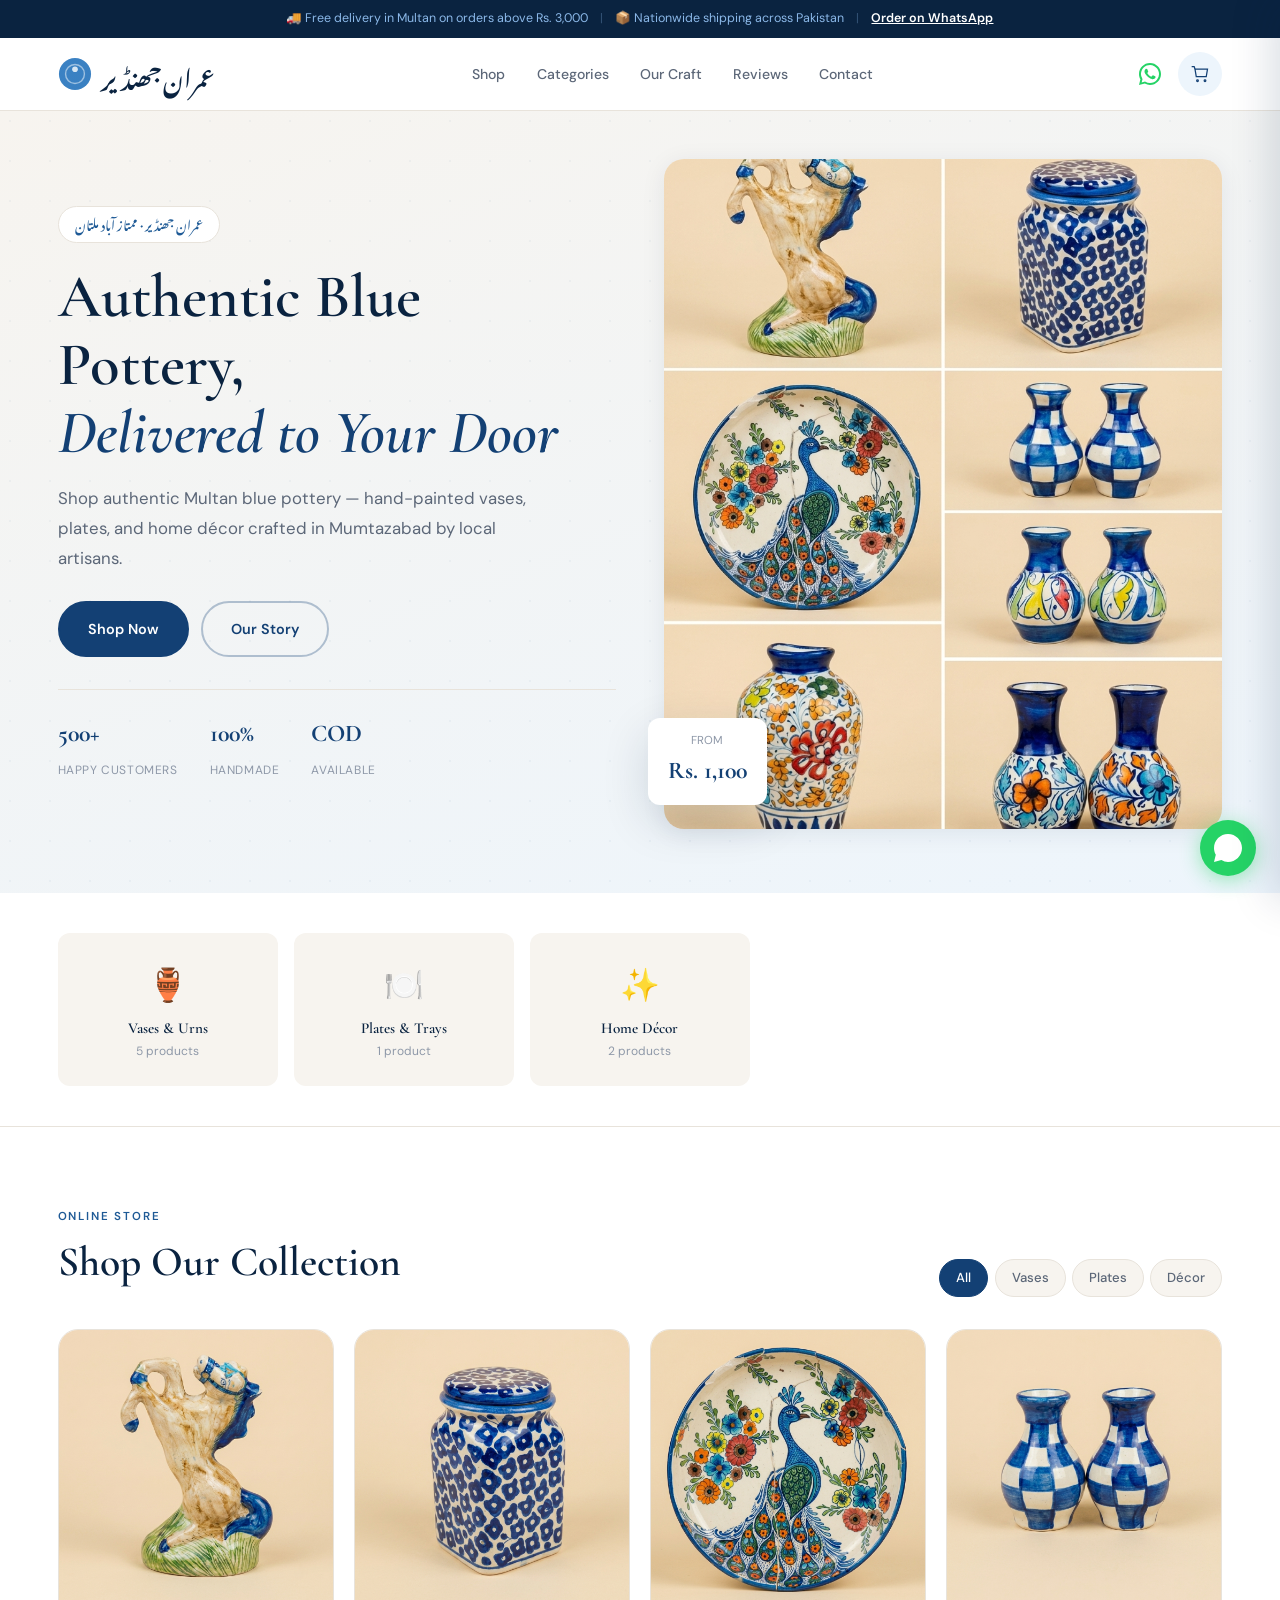
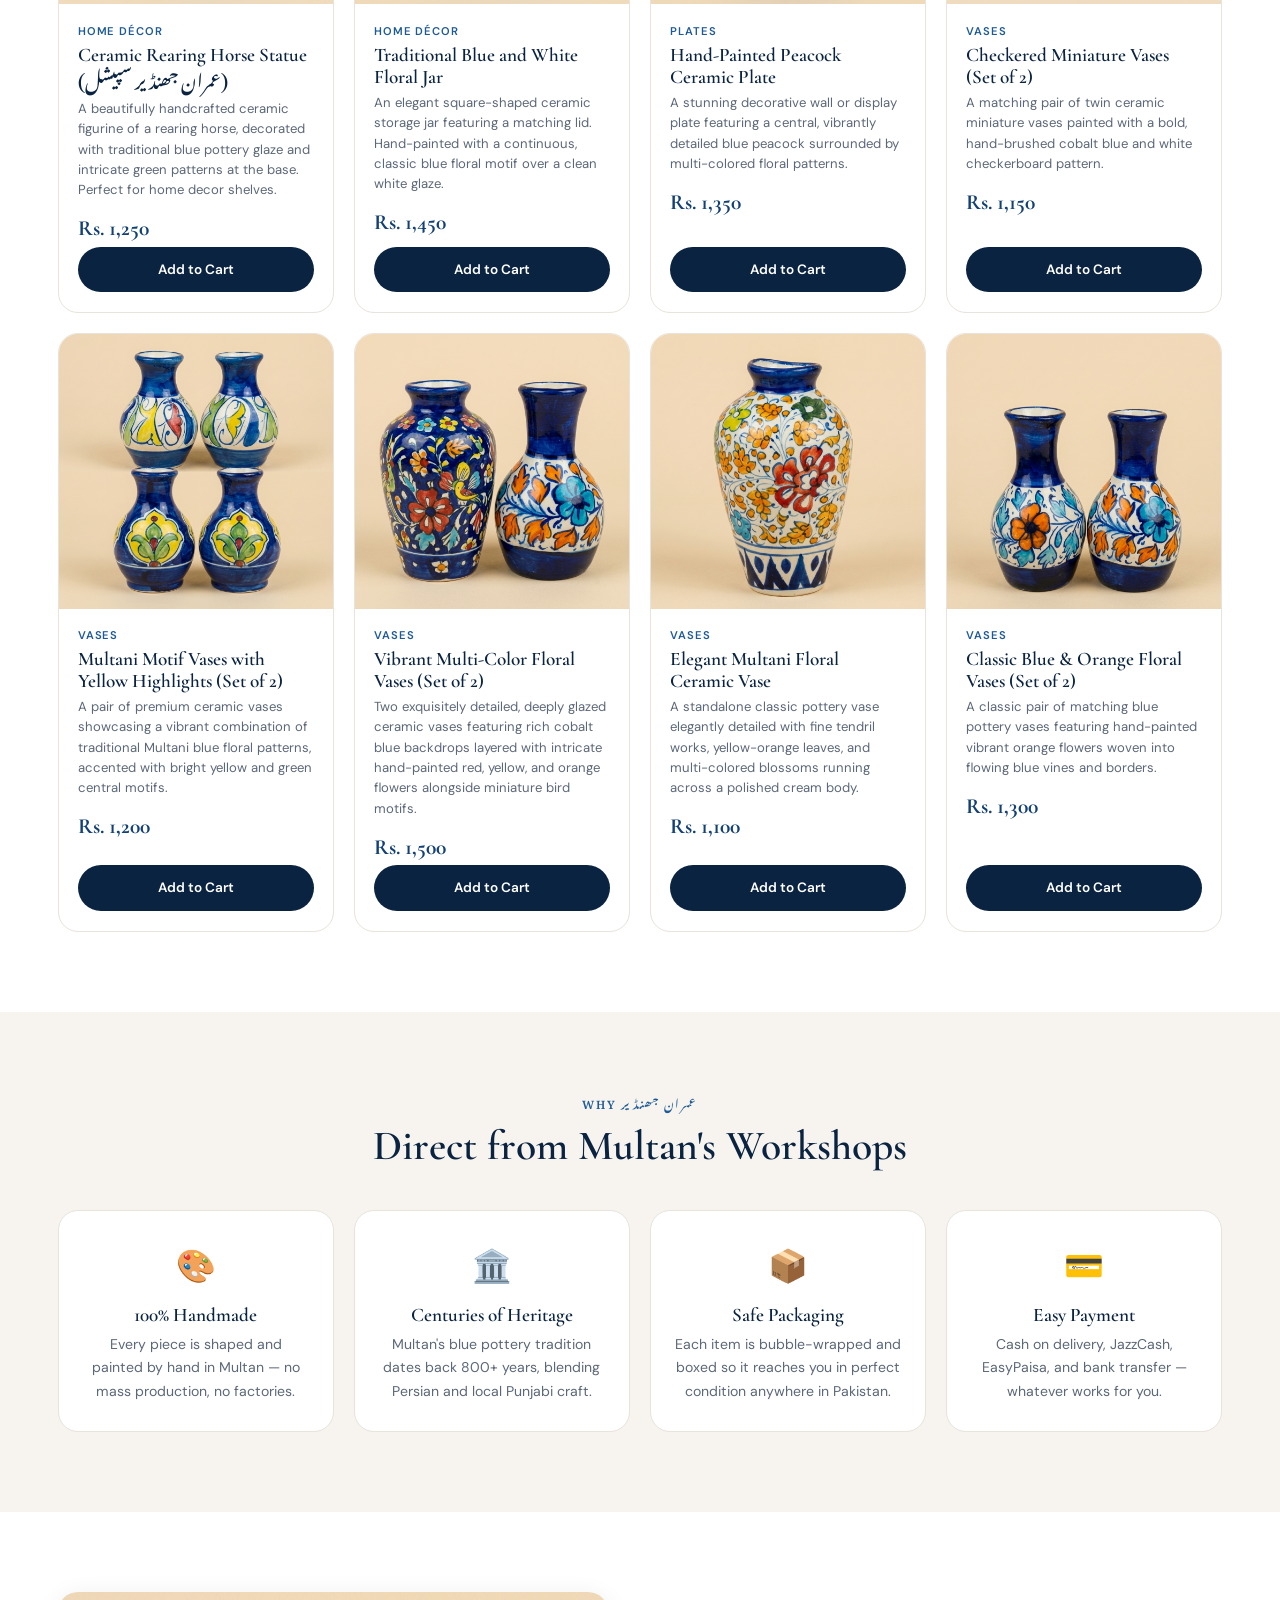
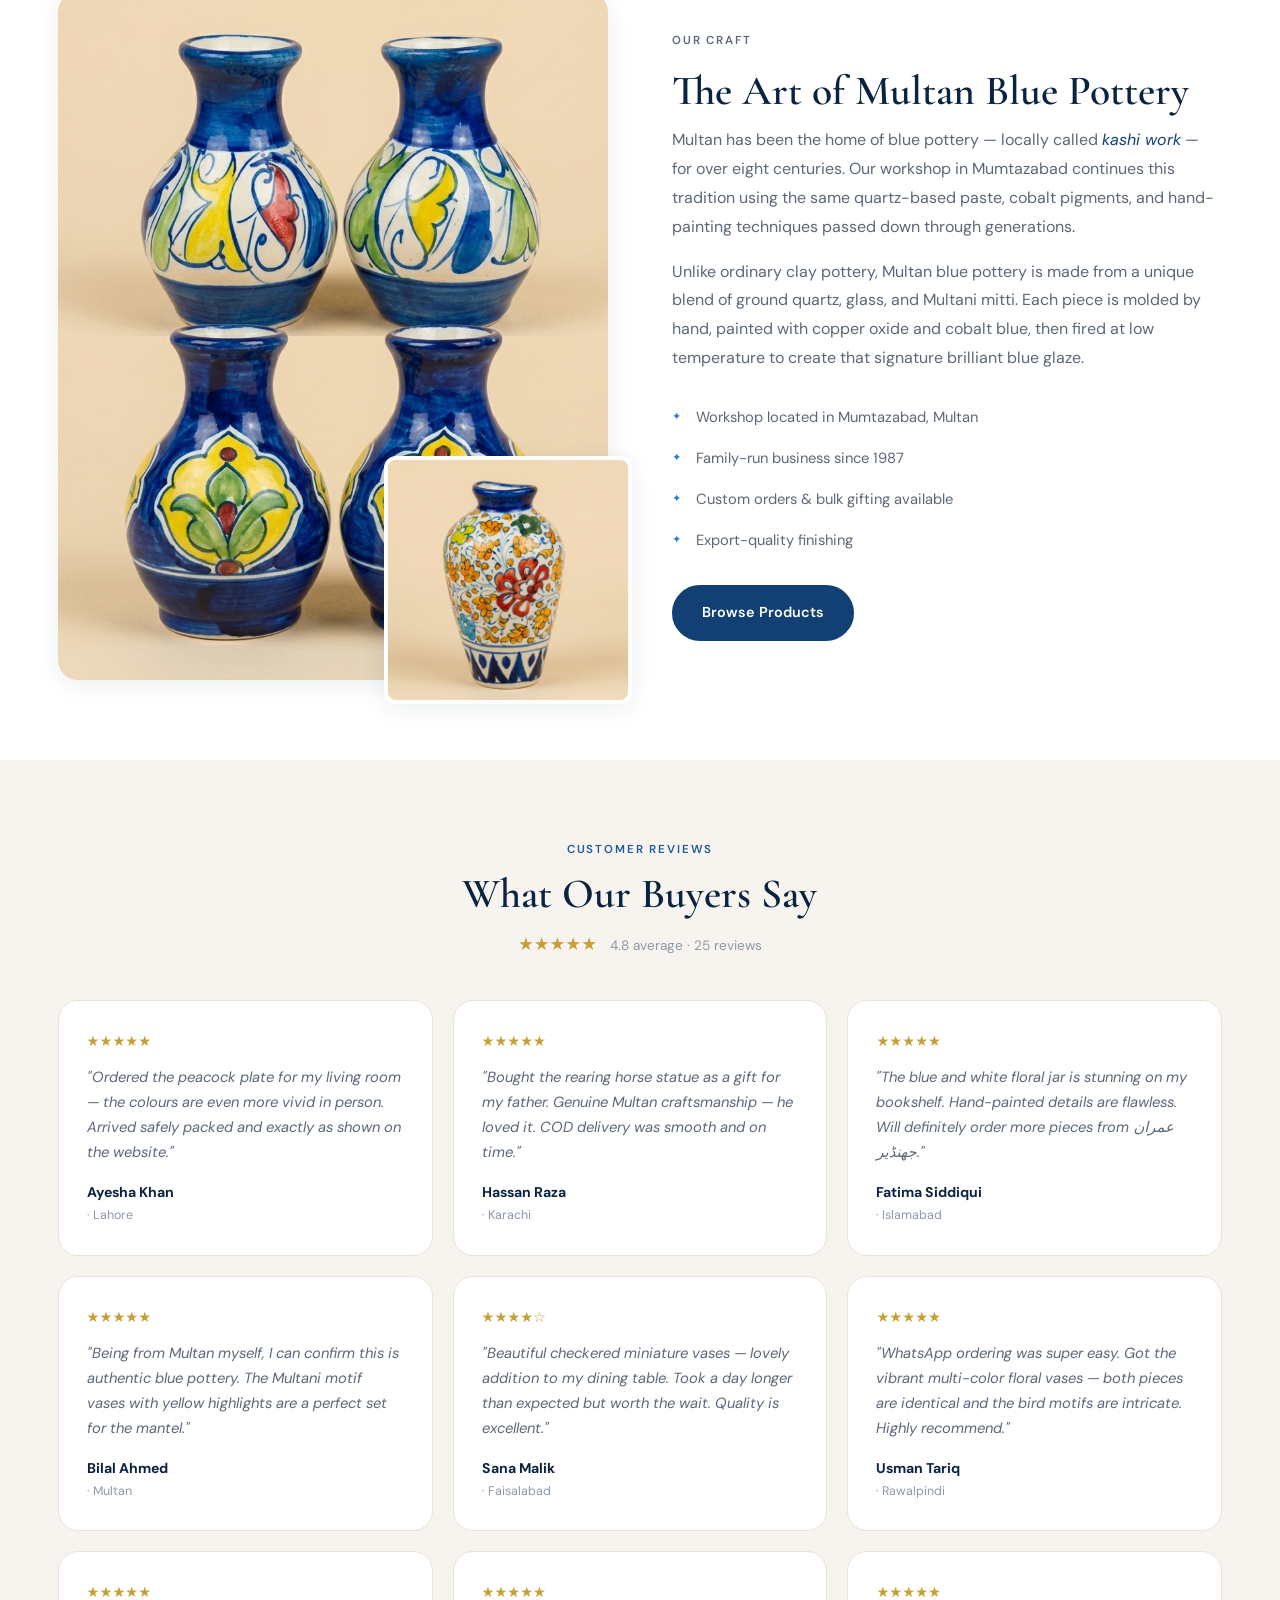
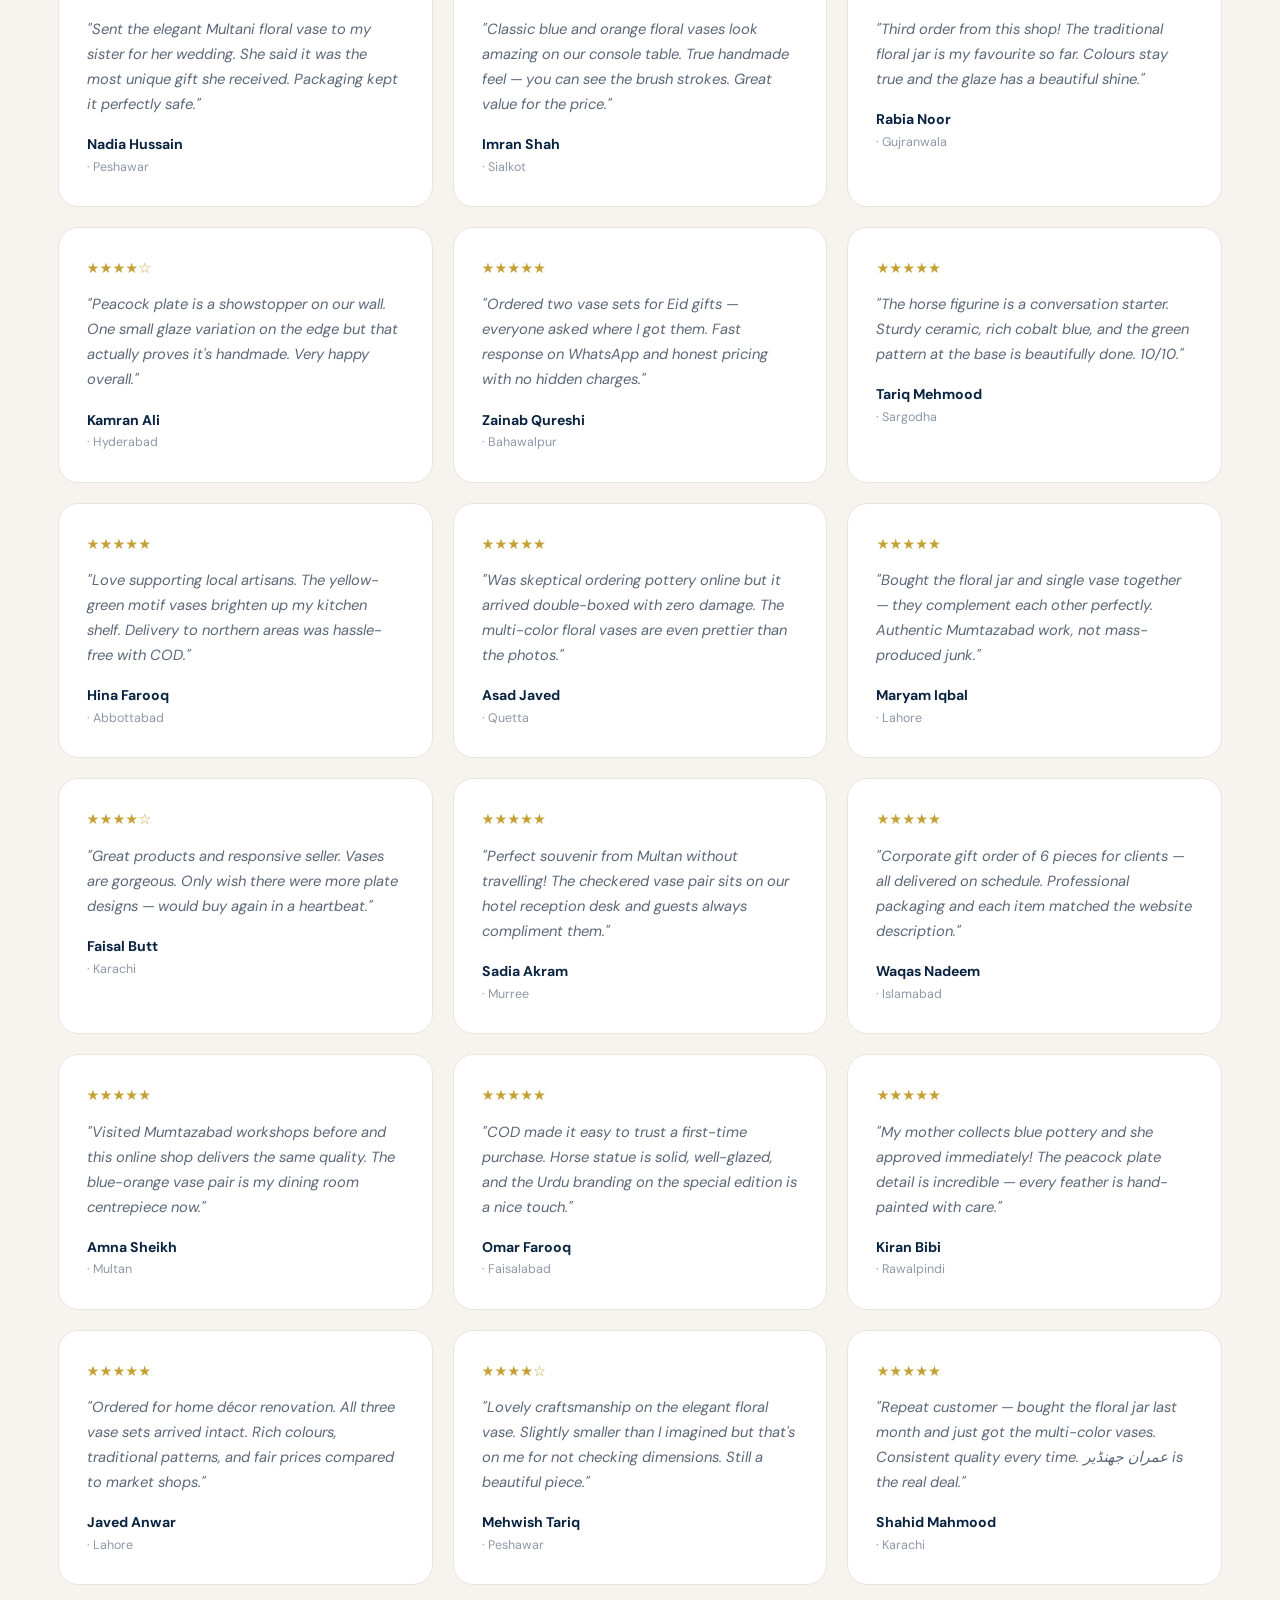
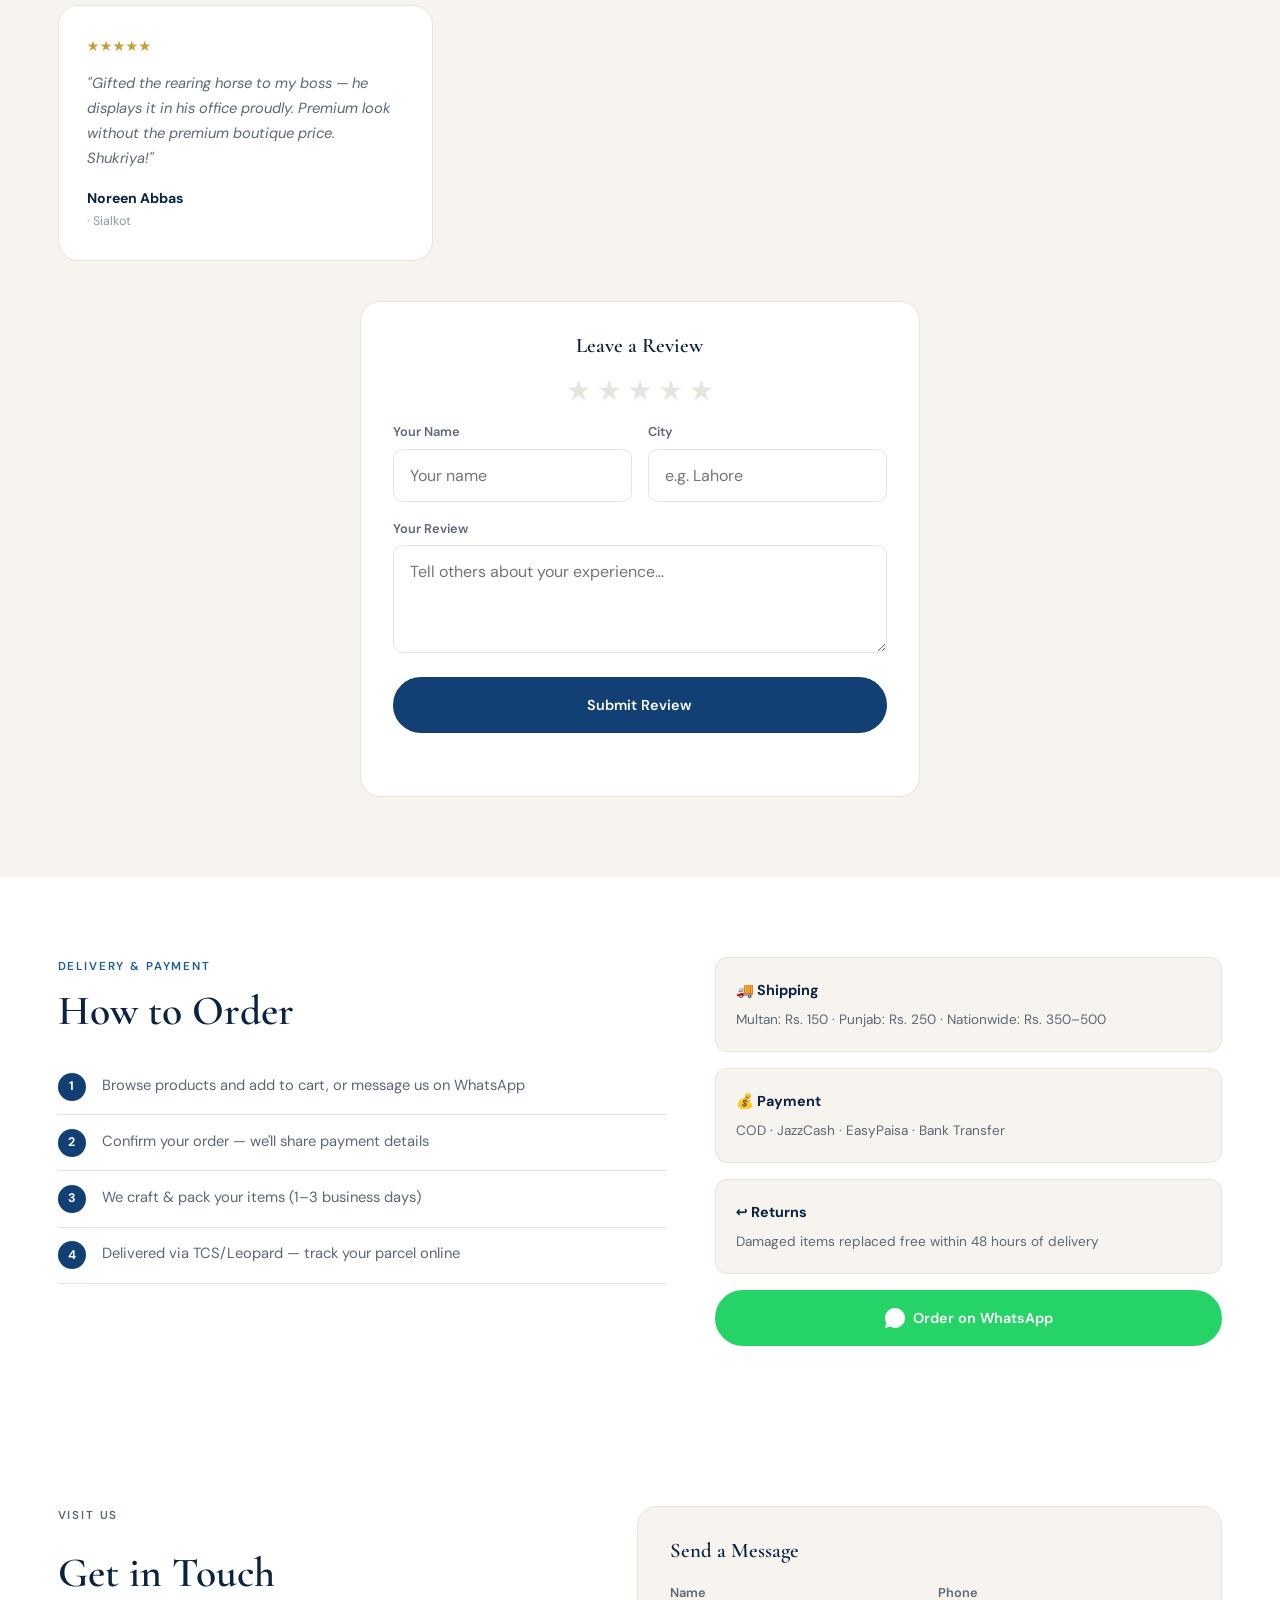
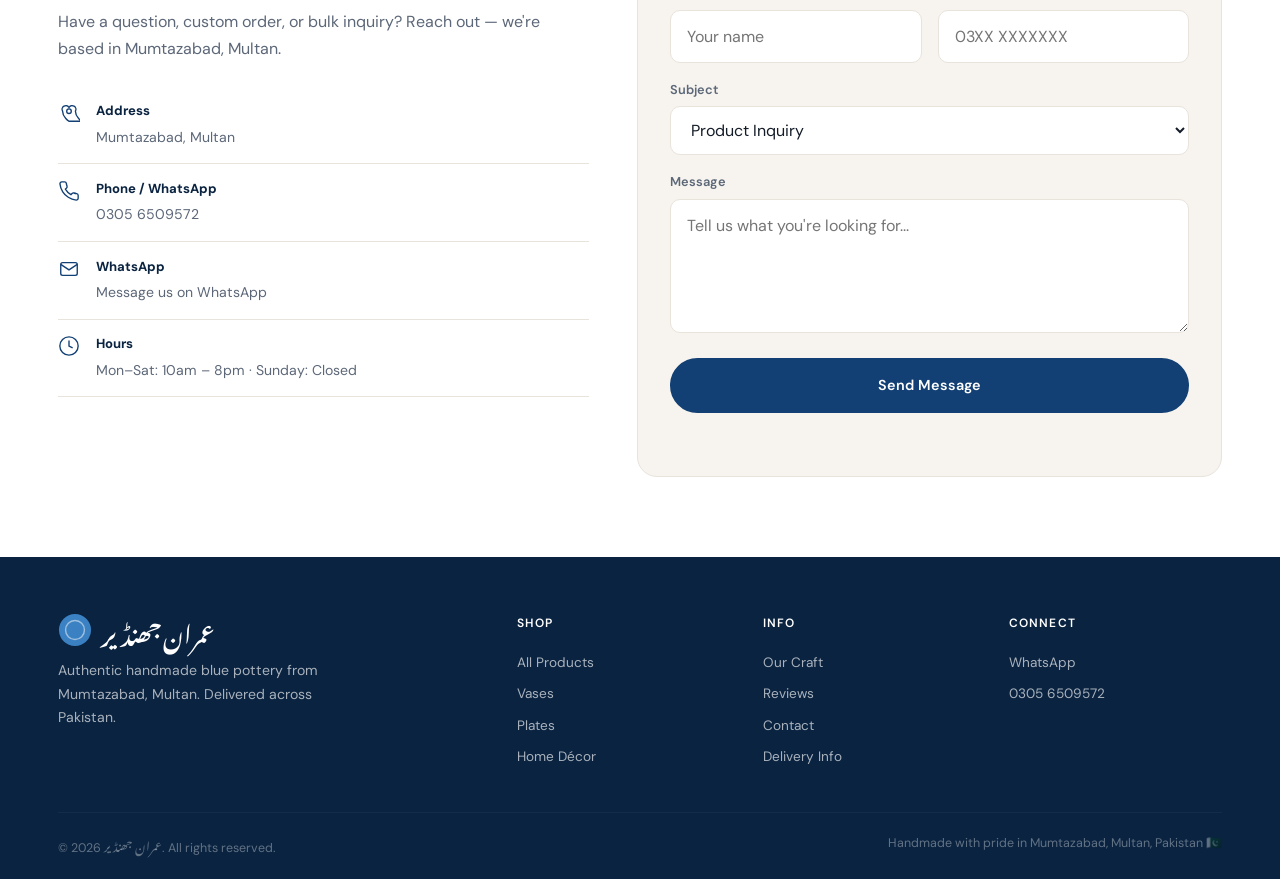
<file: index.html>
<!DOCTYPE html>
<html lang="en">
<head>
  <meta charset="UTF-8" />
  <meta name="viewport" content="width=device-width, initial-scale=1.0, viewport-fit=cover" />
  <meta name="theme-color" content="#134074" />
  <meta name="mobile-web-app-capable" content="yes" />
  <meta name="description" content="عمران جھنڈیر — Shop authentic handmade blue pottery online. Vases, plates &amp; décor crafted in Mumtazabad, Multan, delivered across Pakistan." />
  <title>عمران جھنڈیر | Buy Handmade Blue Pottery Online</title>
  <link rel="icon" href="data:image/svg+xml,<svg xmlns='http://www.w3.org/2000/svg' viewBox='0 0 100 100'><circle cx='50' cy='50' r='48' fill='%231a4a7a'/><circle cx='50' cy='50' r='28' fill='none' stroke='%23fff' stroke-width='3'/><circle cx='50' cy='38' r='7' fill='%2360a5fa'/></svg>" />
  <link rel="preconnect" href="https://fonts.googleapis.com" />
  <link rel="preconnect" href="https://fonts.gstatic.com" crossorigin />
  <link href="https://fonts.googleapis.com/css2?family=Cormorant+Garamond:ital,wght@0,500;0,600;0,700;1,500&family=DM+Sans:wght@400;500;600;700&family=Noto+Nastaliq+Urdu:wght@400;500;600;700&display=swap" rel="stylesheet" />
  <link rel="stylesheet" href="./styles.css" />
</head>
<body>
  <a class="skip-link" href="#main">Skip to content</a>

  <!-- Announcement bar -->
  <div class="announce-bar">
  <div class="container announce-inner">
    <span>🚚 Free delivery in Multan on orders above Rs. 3,000</span>
    <span class="announce-divider">|</span>
    <span>📦 Nationwide shipping across Pakistan</span>
    <span class="announce-divider">|</span>
    <a href="https://wa.me/923056509572" target="_blank" rel="noopener">Order on WhatsApp</a>
  </div>
  </div>

  <header class="site-header" id="top">
    <nav class="nav container" aria-label="Store navigation">
      <a href="#top" class="logo">
        <svg class="logo-svg" viewBox="0 0 36 36" aria-hidden="true"><circle cx="18" cy="18" r="17" fill="url(#lg)"/><circle cx="18" cy="18" r="10" fill="none" stroke="rgba(255,255,255,.5)" stroke-width="1.5"/><circle cx="18" cy="13" r="3" fill="rgba(255,255,255,.8)"/><defs><linearGradient id="lg" x1="0" y1="0" x2="36" y2="36"><stop offset="0%" stop-color="#3b82c4"/><stop offset="100%" stop-color="#0f2d52"/></linearGradient></defs></svg>
        <span class="logo-text logo-text--urdu" lang="ur">عمران جھنڈیر</span>
      </a>

      <ul class="nav-links nav-links--desktop">
        <li><a href="#shop" data-nav>Shop</a></li>
        <li><a href="#categories" data-nav>Categories</a></li>
        <li><a href="#about" data-nav>Our Craft</a></li>
        <li><a href="#reviews" data-nav>Reviews</a></li>
        <li><a href="#contact" data-nav>Contact</a></li>
      </ul>

      <div class="nav-actions">
        <a href="https://wa.me/923056509572" class="nav-wa" target="_blank" rel="noopener" aria-label="WhatsApp">
          <svg viewBox="0 0 24 24" fill="currentColor"><path d="M17.472 14.382c-.297-.149-1.758-.867-2.03-.967-.273-.099-.471-.148-.67.15-.197.297-.767.966-.94 1.164-.173.199-.347.223-.644.075-.297-.15-1.255-.463-2.39-1.475-.883-.788-1.48-1.761-1.653-2.059-.173-.297-.018-.458.13-.606.134-.133.298-.347.446-.52.149-.174.198-.298.298-.497.099-.198.05-.371-.025-.52-.075-.149-.669-1.612-.916-2.207-.242-.579-.487-.5-.669-.51-.173-.008-.371-.01-.57-.01-.198 0-.52.074-.792.372-.272.297-1.04 1.016-1.04 2.479 0 1.462 1.065 2.875 1.213 3.074.149.198 2.096 3.2 5.077 4.487.709.306 1.262.489 1.694.625.712.227 1.36.195 1.871.118.571-.085 1.758-.719 2.006-1.413.248-.694.248-1.289.173-1.413-.074-.124-.272-.198-.57-.347z"/><path d="M12 0C5.373 0 0 5.373 0 12c0 2.123.555 4.117 1.528 5.847L0 24l6.335-1.662A11.95 11.95 0 0012 24c6.627 0 12-5.373 12-12S18.627 0 12 0zm0 21.818a9.818 9.818 0 01-5.01-1.374l-.36-.214-3.76.987 1.004-3.66-.234-.375A9.818 9.818 0 1112 21.818z"/></svg>
        </a>
        <button class="cart-btn" id="cart-toggle" type="button" aria-label="Open cart">
          <svg viewBox="0 0 24 24" fill="none" stroke="currentColor" stroke-width="1.5"><path d="M6 6h15l-1.5 9H7.5L6 6z"/><circle cx="9" cy="20" r="1"/><circle cx="18" cy="20" r="1"/><path d="M6 6L5 3H2"/></svg>
          <span class="cart-count" id="cart-count">0</span>
        </button>
        <button class="nav-toggle" type="button" aria-label="Open menu" aria-expanded="false">
          <span></span><span></span><span></span>
        </button>
      </div>
    </nav>
  </header>

  <!-- Mobile menu (outside header so it layers correctly) -->
  <div class="mobile-menu" id="mobile-menu" aria-hidden="true">
    <div class="mobile-menu-backdrop" id="mobile-menu-backdrop"></div>
    <nav class="mobile-menu-panel" aria-label="Mobile navigation">
      <div class="mobile-menu-top">
        <span class="mobile-menu-title">Menu</span>
        <button type="button" class="mobile-menu-close" id="mobile-menu-close" aria-label="Close menu">&times;</button>
      </div>
      <a href="#shop" class="mobile-menu-link" data-nav>Shop</a>
      <a href="#categories" class="mobile-menu-link" data-nav>Categories</a>
      <a href="#about" class="mobile-menu-link" data-nav>Our Craft</a>
      <a href="#reviews" class="mobile-menu-link" data-nav>Reviews</a>
      <a href="#contact" class="mobile-menu-link" data-nav>Contact</a>
      <a href="https://wa.me/923056509572" class="mobile-menu-wa" target="_blank" rel="noopener">Order on WhatsApp</a>
    </nav>
  </div>

  <main id="main">
    <!-- Hero -->
    <section class="hero">
      <div class="hero-bg" aria-hidden="true"></div>
      <div class="container hero-grid">
        <div class="hero-content reveal">
          <p class="hero-tag" lang="ur">عمران جھنڈیر · ممتاز آباد ملتان</p>
          <h1>Authentic Blue Pottery,<br /><em>Delivered to Your Door</em></h1>
          <p class="hero-lead">Shop authentic Multan blue pottery — hand-painted vases, plates, and home décor crafted in Mumtazabad by local artisans.</p>
          <div class="hero-actions">
            <a href="#shop" class="btn btn-primary">Shop Now</a>
            <a href="#about" class="btn btn-outline">Our Story</a>
          </div>
          <div class="hero-trust">
            <div><strong>500+</strong><span>Happy customers</span></div>
            <div><strong>100%</strong><span>Handmade</span></div>
            <div><strong>COD</strong><span>Available</span></div>
          </div>
        </div>
        <div class="hero-visual reveal reveal-delay">
          <!-- To change hero image: replace the src below with any image in the ./images/ folder -->
          <img class="hero-img" src="./images/hero image combined.jpg" alt="Hero-image" width="600" height="720" />
          <div class="hero-price-tag">
            <span>From</span>
            <strong>Rs. 1,100</strong>
          </div>
        </div>
      </div>
    </section>

    <!-- Categories -->
    <section class="categories" id="categories">
      <div class="container">
        <div class="cat-grid">
          <a href="#shop" class="cat-card reveal" data-filter="vases">
            <div class="cat-icon">🏺</div>
            <h3>Vases &amp; Urns</h3>
            <span>5 products</span>
          </a>
          <a href="#shop" class="cat-card reveal reveal-delay" data-filter="plates">
            <div class="cat-icon">🍽️</div>
            <h3>Plates &amp; Trays</h3>
            <span>1 product</span>
          </a>
          <a href="#shop" class="cat-card reveal reveal-delay-2" data-filter="decor">
            <div class="cat-icon">✨</div>
            <h3>Home Décor</h3>
            <span>2 products</span>
          </a>
        </div>
      </div>
    </section>

    <!-- Shop -->
    <section class="shop section" id="shop">
      <div class="container">
        <div class="shop-header reveal">
          <div>
            <p class="eyebrow">Online Store</p>
            <h2>Shop Our Collection</h2>
          </div>
          <div class="shop-filters">
            <button class="filter-btn active" data-filter="all">All</button>
            <button class="filter-btn" data-filter="vases">Vases</button>
            <button class="filter-btn" data-filter="plates">Plates</button>
            <button class="filter-btn" data-filter="decor">Décor</button>
          </div>
        </div>

        <div class="product-grid" id="product-grid">
          <article class="product-card reveal" data-category="decor" data-id="1" data-name="Ceramic Rearing Horse Statue (عمران جھنڈیر سپیشل)" data-price="1250">
            <div class="product-img">
              <img src="./images/rearing-horse-figurine.jpg" alt="Ceramic Rearing Horse Statue" loading="lazy" width="400" height="400" />
            </div>
            <div class="product-body">
              <p class="product-cat">Home Décor</p>
              <h3>Ceramic Rearing Horse Statue <span lang="ur">(عمران جھنڈیر سپیشل)</span></h3>
              <p class="product-desc">A beautifully handcrafted ceramic figurine of a rearing horse, decorated with traditional blue pottery glaze and intricate green patterns at the base. Perfect for home decor shelves.</p>
              <div class="product-price-row">
                <span class="price-now">Rs. 1,250</span>
              </div>
              <button class="btn btn-cart add-to-cart" type="button">Add to Cart</button>
            </div>
          </article>

          <article class="product-card reveal reveal-delay" data-category="decor" data-id="2" data-name="Traditional Blue and White Floral Jar" data-price="1450">
            <div class="product-img">
              <img src="./images/blue-white-floral-jar.jpg" alt="Traditional Blue and White Floral Jar" loading="lazy" width="400" height="400" />
            </div>
            <div class="product-body">
              <p class="product-cat">Home Décor</p>
              <h3>Traditional Blue and White Floral Jar</h3>
              <p class="product-desc">An elegant square-shaped ceramic storage jar featuring a matching lid. Hand-painted with a continuous, classic blue floral motif over a clean white glaze.</p>
              <div class="product-price-row">
                <span class="price-now">Rs. 1,450</span>
              </div>
              <button class="btn btn-cart add-to-cart" type="button">Add to Cart</button>
            </div>
          </article>

          <article class="product-card reveal reveal-delay-2" data-category="plates" data-id="3" data-name="Hand-Painted Peacock Ceramic Plate" data-price="1350">
            <div class="product-img">
              <img src="./images/detailed-peacock-plate.jpg" alt="Hand-Painted Peacock Ceramic Plate" loading="lazy" width="400" height="400" />
            </div>
            <div class="product-body">
              <p class="product-cat">Plates</p>
              <h3>Hand-Painted Peacock Ceramic Plate</h3>
              <p class="product-desc">A stunning decorative wall or display plate featuring a central, vibrantly detailed blue peacock surrounded by multi-colored floral patterns.</p>
              <div class="product-price-row">
                <span class="price-now">Rs. 1,350</span>
              </div>
              <button class="btn btn-cart add-to-cart" type="button">Add to Cart</button>
            </div>
          </article>

          <article class="product-card reveal reveal-delay-3" data-category="vases" data-id="4" data-name="Checkered Miniature Vases (Set of 2)" data-price="1150">
            <div class="product-img">
              <img src="./images/checkered-vase-pair.jpg" alt="Checkered Miniature Vases (Set of 2)" loading="lazy" width="400" height="400" />
            </div>
            <div class="product-body">
              <p class="product-cat">Vases</p>
              <h3>Checkered Miniature Vases (Set of 2)</h3>
              <p class="product-desc">A matching pair of twin ceramic miniature vases painted with a bold, hand-brushed cobalt blue and white checkerboard pattern.</p>
              <div class="product-price-row">
                <span class="price-now">Rs. 1,150</span>
              </div>
              <button class="btn btn-cart add-to-cart" type="button">Add to Cart</button>
            </div>
          </article>

          <article class="product-card reveal" data-category="vases" data-id="5" data-name="Multani Motif Vases with Yellow Highlights (Set of 2)" data-price="1200">
            <div class="product-img">
              <img src="./images/yellow-green-motif-vases.jpg" alt="Multani Motif Vases with Yellow Highlights (Set of 2)" loading="lazy" width="400" height="400" />
            </div>
            <div class="product-body">
              <p class="product-cat">Vases</p>
              <h3>Multani Motif Vases with Yellow Highlights (Set of 2)</h3>
              <p class="product-desc">A pair of premium ceramic vases showcasing a vibrant combination of traditional Multani blue floral patterns, accented with bright yellow and green central motifs.</p>
              <div class="product-price-row">
                <span class="price-now">Rs. 1,200</span>
              </div>
              <button class="btn btn-cart add-to-cart" type="button">Add to Cart</button>
            </div>
          </article>

          <article class="product-card reveal reveal-delay" data-category="vases" data-id="6" data-name="Vibrant Multi-Color Floral Vases (Set of 2)" data-price="1500">
            <div class="product-img">
              <img src="./images/multi-color-floral-bird-vases.jpg" alt="Vibrant Multi-Color Floral Vases (Set of 2)" loading="lazy" width="400" height="400" />
            </div>
            <div class="product-body">
              <p class="product-cat">Vases</p>
              <h3>Vibrant Multi-Color Floral Vases (Set of 2)</h3>
              <p class="product-desc">Two exquisitely detailed, deeply glazed ceramic vases featuring rich cobalt blue backdrops layered with intricate hand-painted red, yellow, and orange flowers alongside miniature bird motifs.</p>
              <div class="product-price-row">
                <span class="price-now">Rs. 1,500</span>
              </div>
              <button class="btn btn-cart add-to-cart" type="button">Add to Cart</button>
            </div>
          </article>

          <article class="product-card reveal reveal-delay-2" data-category="vases" data-id="7" data-name="Elegant Multani Floral Ceramic Vase" data-price="1100">
            <div class="product-img">
              <img src="./images/single-yellow-blue-floral-vase.jpg" alt="Elegant Multani Floral Ceramic Vase" loading="lazy" width="400" height="400" />
            </div>
            <div class="product-body">
              <p class="product-cat">Vases</p>
              <h3>Elegant Multani Floral Ceramic Vase</h3>
              <p class="product-desc">A standalone classic pottery vase elegantly detailed with fine tendril works, yellow-orange leaves, and multi-colored blossoms running across a polished cream body.</p>
              <div class="product-price-row">
                <span class="price-now">Rs. 1,100</span>
              </div>
              <button class="btn btn-cart add-to-cart" type="button">Add to Cart</button>
            </div>
          </article>

          <article class="product-card reveal reveal-delay-3" data-category="vases" data-id="8" data-name="Classic Blue &amp; Orange Floral Vases (Set of 2)" data-price="1300">
            <div class="product-img">
              <img src="./images/blue-orange-floral-vase-pair.jpg" alt="Classic Blue &amp; Orange Floral Vases (Set of 2)" loading="lazy" width="400" height="400" />
            </div>
            <div class="product-body">
              <p class="product-cat">Vases</p>
              <h3>Classic Blue &amp; Orange Floral Vases (Set of 2)</h3>
              <p class="product-desc">A classic pair of matching blue pottery vases featuring hand-painted vibrant orange flowers woven into flowing blue vines and borders.</p>
              <div class="product-price-row">
                <span class="price-now">Rs. 1,300</span>
              </div>
              <button class="btn btn-cart add-to-cart" type="button">Add to Cart</button>
            </div>
          </article>
        </div>
      </div>
    </section>

    <!-- Why Us -->
    <section class="why section section--cream">
      <div class="container">
        <div class="section-header reveal">
          <p class="eyebrow" lang="ur">Why عمران جھنڈیر</p>
          <h2>Direct from Multan's Workshops</h2>
        </div>
        <div class="why-grid">
          <div class="why-card reveal">
            <div class="why-icon">🎨</div>
            <h3>100% Handmade</h3>
            <p>Every piece is shaped and painted by hand in Multan — no mass production, no factories.</p>
          </div>
          <div class="why-card reveal reveal-delay">
            <div class="why-icon">🏛️</div>
            <h3>Centuries of Heritage</h3>
            <p>Multan's blue pottery tradition dates back 800+ years, blending Persian and local Punjabi craft.</p>
          </div>
          <div class="why-card reveal reveal-delay-2">
            <div class="why-icon">📦</div>
            <h3>Safe Packaging</h3>
            <p>Each item is bubble-wrapped and boxed so it reaches you in perfect condition anywhere in Pakistan.</p>
          </div>
          <div class="why-card reveal reveal-delay-3">
            <div class="why-icon">💳</div>
            <h3>Easy Payment</h3>
            <p>Cash on delivery, JazzCash, EasyPaisa, and bank transfer — whatever works for you.</p>
          </div>
        </div>
      </div>
    </section>

    <!-- About Craft -->
    <section class="about section" id="about">
      <div class="container about-grid">
        <div class="about-gallery reveal">
          <img class="about-img about-img--main" src="./images/yellow-green-motif-vases.jpg" alt="Multani motif vases with yellow highlights" loading="lazy" width="500" height="625" />
          <img class="about-img about-img--sub" src="./images/single-yellow-blue-floral-vase.jpg" alt="Elegant Multani floral ceramic vase" loading="lazy" width="250" height="250" />
        </div>
        <div class="about-text reveal reveal-delay">
          <p class="eyebrow">Our Craft</p>
          <h2>The Art of Multan Blue Pottery</h2>
          <p>Multan has been the home of blue pottery — locally called <em>kashi work</em> — for over eight centuries. Our workshop in Mumtazabad continues this tradition using the same quartz-based paste, cobalt pigments, and hand-painting techniques passed down through generations.</p>
          <p>Unlike ordinary clay pottery, Multan blue pottery is made from a unique blend of ground quartz, glass, and Multani mitti. Each piece is molded by hand, painted with copper oxide and cobalt blue, then fired at low temperature to create that signature brilliant blue glaze.</p>
          <ul class="about-list">
            <li>Workshop located in Mumtazabad, Multan</li>
            <li>Family-run business since 1987</li>
            <li>Custom orders &amp; bulk gifting available</li>
            <li>Export-quality finishing</li>
          </ul>
          <a href="#shop" class="btn btn-primary">Browse Products</a>
        </div>
      </div>
    </section>

    <!-- Reviews -->
    <section class="reviews section section--cream" id="reviews">
      <div class="container">
        <div class="section-header reveal">
          <p class="eyebrow">Customer Reviews</p>
          <h2>What Our Buyers Say</h2>
          <div class="stars reviews-summary" id="reviews-summary"></div>
        </div>
        <div class="reviews-grid" id="reviews-grid"></div>
        <div class="reviews-empty" id="reviews-empty">
          <p>No reviews yet.</p>
          <p>Be the first to share your experience!</p>
        </div>
        <div class="review-form-wrap reveal">
          <h3>Leave a Review</h3>
          <form id="review-form">
            <div class="star-rating" id="star-rating" role="group" aria-label="Rating">
              <button type="button" data-rating="1" aria-label="1 star">★</button>
              <button type="button" data-rating="2" aria-label="2 stars">★</button>
              <button type="button" data-rating="3" aria-label="3 stars">★</button>
              <button type="button" data-rating="4" aria-label="4 stars">★</button>
              <button type="button" data-rating="5" aria-label="5 stars">★</button>
            </div>
            <div class="form-row">
              <div class="form-group">
                <label for="review-name">Your Name</label>
                <input type="text" id="review-name" name="review-name" placeholder="Your name" required />
              </div>
              <div class="form-group">
                <label for="review-city">City</label>
                <input type="text" id="review-city" name="review-city" placeholder="e.g. Lahore" required />
              </div>
            </div>
            <div class="form-group">
              <label for="review-text">Your Review</label>
              <textarea id="review-text" name="review-text" rows="3" placeholder="Tell others about your experience..." required></textarea>
            </div>
            <button type="submit" class="btn btn-primary btn-full">Submit Review</button>
            <p class="form-feedback" id="review-feedback"></p>
          </form>
        </div>
      </div>
    </section>

    <!-- Delivery -->
    <section class="delivery section">
      <div class="container delivery-inner reveal">
        <div class="delivery-text">
          <p class="eyebrow">Delivery &amp; Payment</p>
          <h2>How to Order</h2>
          <ol class="delivery-steps">
            <li><span>1</span> Browse products and add to cart, or message us on WhatsApp</li>
            <li><span>2</span> Confirm your order — we'll share payment details</li>
            <li><span>3</span> We craft &amp; pack your items (1–3 business days)</li>
            <li><span>4</span> Delivered via TCS/Leopard — track your parcel online</li>
          </ol>
        </div>
        <div class="delivery-info">
          <div class="info-box">
            <h4>🚚 Shipping</h4>
            <p>Multan: Rs. 150 · Punjab: Rs. 250 · Nationwide: Rs. 350–500</p>
          </div>
          <div class="info-box">
            <h4>💰 Payment</h4>
            <p>COD · JazzCash · EasyPaisa · Bank Transfer</p>
          </div>
          <div class="info-box">
            <h4>↩️ Returns</h4>
            <p>Damaged items replaced free within 48 hours of delivery</p>
          </div>
          <a href="https://wa.me/923056509572?text=Hi!%20I%20want%20to%20order%20blue%20pottery" class="btn btn-wa" target="_blank" rel="noopener">
            <svg viewBox="0 0 24 24" fill="currentColor" width="20" height="20"><path d="M17.472 14.382c-.297-.149-1.758-.867-2.03-.967-.273-.099-.471-.148-.67.15-.197.297-.767.966-.94 1.164-.173.199-.347.223-.644.075-.297-.15-1.255-.463-2.39-1.475-.883-.788-1.48-1.761-1.653-2.059-.173-.297-.018-.458.13-.606.134-.133.298-.347.446-.52.149-.174.198-.298.298-.497.099-.198.05-.371-.025-.52-.075-.149-.669-1.612-.916-2.207-.242-.579-.487-.5-.669-.51-.173-.008-.371-.01-.57-.01-.198 0-.52.074-.792.372-.272.297-1.04 1.016-1.04 2.479 0 1.462 1.065 2.875 1.213 3.074.149.198 2.096 3.2 5.077 4.487.709.306 1.262.489 1.694.625.712.227 1.36.195 1.871.118.571-.085 1.758-.719 2.006-1.413.248-.694.248-1.289.173-1.413-.074-.124-.272-.198-.57-.347z"/><path d="M12 0C5.373 0 0 5.373 0 12c0 2.123.555 4.117 1.528 5.847L0 24l6.335-1.662A11.95 11.95 0 0012 24c6.627 0 12-5.373 12-12S18.627 0 12 0z"/></svg>
            Order on WhatsApp
          </a>
        </div>
      </div>
    </section>

    <!-- Contact -->
    <section class="contact section" id="contact">
      <div class="container contact-grid">
        <div class="contact-info reveal">
          <p class="eyebrow">Visit Us</p>
          <h2>Get in Touch</h2>
          <p>Have a question, custom order, or bulk inquiry? Reach out — we're based in Mumtazabad, Multan.</p>
          <ul class="contact-list">
            <li>
              <svg viewBox="0 0 24 24" fill="none" stroke="currentColor" stroke-width="1.5"><path d="M12 21s-7-4.5-7-11a4 4 0 017-4 4 4 0 017 4c0 6.5 7 11 7 11z"/><circle cx="12" cy="10" r="2.5"/></svg>
              <div><strong>Address</strong><span>Mumtazabad, Multan</span></div>
            </li>
            <li>
              <svg viewBox="0 0 24 24" fill="none" stroke="currentColor" stroke-width="1.5"><path d="M22 16.92v3a2 2 0 01-2.18 2 19.79 19.79 0 01-8.63-3.07 19.5 19.5 0 01-6-6 19.79 19.79 0 01-3.07-8.67A2 2 0 014.11 2h3a2 2 0 012 1.72c.127.96.361 1.903.7 2.81a2 2 0 01-.45 2.11L8.09 9.91a16 16 0 006 6l1.27-1.27a2 2 0 012.11-.45c.907.339 1.85.573 2.81.7A2 2 0 0122 16.92z"/></svg>
              <div><strong>Phone / WhatsApp</strong><span>0305 6509572</span></div>
            </li>
            <li>
              <svg viewBox="0 0 24 24" fill="none" stroke="currentColor" stroke-width="1.5"><rect x="3" y="5" width="18" height="14" rx="2"/><path d="M3 7l9 6 9-6"/></svg>
              <div><strong>WhatsApp</strong><span><a href="https://wa.me/923056509572" target="_blank" rel="noopener">Message us on WhatsApp</a></span></div>
            </li>
            <li>
              <svg viewBox="0 0 24 24" fill="none" stroke="currentColor" stroke-width="1.5"><circle cx="12" cy="12" r="10"/><path d="M12 6v6l4 2"/></svg>
              <div><strong>Hours</strong><span>Mon–Sat: 10am – 8pm · Sunday: Closed</span></div>
            </li>
          </ul>
        </div>
        <form class="contact-form reveal reveal-delay" id="contact-form">
          <h3>Send a Message</h3>
          <div class="form-row">
            <div class="form-group">
              <label for="name">Name</label>
              <input type="text" id="name" name="name" placeholder="Your name" required />
            </div>
            <div class="form-group">
              <label for="phone">Phone</label>
              <input type="tel" id="phone" name="phone" placeholder="03XX XXXXXXX" required />
            </div>
          </div>
          <div class="form-group">
            <label for="subject">Subject</label>
            <select id="subject" name="subject">
              <option>Product Inquiry</option>
              <option>Custom Order</option>
              <option>Bulk / Corporate Gifting</option>
              <option>Order Status</option>
              <option>Other</option>
            </select>
          </div>
          <div class="form-group">
            <label for="message">Message</label>
            <textarea id="message" name="message" rows="4" placeholder="Tell us what you're looking for..." required></textarea>
          </div>
          <button type="submit" class="btn btn-primary btn-full">Send Message</button>
          <p class="form-feedback" id="form-feedback"></p>
        </form>
      </div>
    </section>
  </main>

  <footer class="footer">
    <div class="container footer-grid">
      <div class="footer-brand">
        <a href="#top" class="logo">
          <svg class="logo-svg" viewBox="0 0 36 36" aria-hidden="true"><circle cx="18" cy="18" r="17" fill="url(#lg2)"/><circle cx="18" cy="18" r="10" fill="none" stroke="rgba(255,255,255,.5)" stroke-width="1.5"/><defs><linearGradient id="lg2" x1="0" y1="0" x2="36" y2="36"><stop offset="0%" stop-color="#3b82c4"/><stop offset="100%" stop-color="#0f2d52"/></linearGradient></defs></svg>
          <span class="logo-text logo-text--urdu" lang="ur">عمران جھنڈیر</span>
        </a>
        <p>Authentic handmade blue pottery from Mumtazabad, Multan. Delivered across Pakistan.</p>
      </div>
      <div class="footer-col">
        <h4>Shop</h4>
        <a href="#shop">All Products</a>
        <a href="#shop" data-filter-link="vases">Vases</a>
        <a href="#shop" data-filter-link="plates">Plates</a>
        <a href="#shop" data-filter-link="decor">Home Décor</a>
      </div>
      <div class="footer-col">
        <h4>Info</h4>
        <a href="#about">Our Craft</a>
        <a href="#reviews">Reviews</a>
        <a href="#contact">Contact</a>
        <a href="#contact">Delivery Info</a>
      </div>
      <div class="footer-col">
        <h4>Connect</h4>
        <a href="https://wa.me/923056509572" target="_blank" rel="noopener">WhatsApp</a>
        <a href="tel:+923056509572">0305 6509572</a>
      </div>
    </div>
    <div class="footer-bottom container">
      <p>&copy; 2026 <span lang="ur">عمران جھنڈیر</span>. All rights reserved.</p>
      <p>Handmade with pride in Mumtazabad, Multan, Pakistan 🇵🇰</p>
    </div>
  </footer>

  <!-- Cart Drawer -->
  <div class="cart-overlay" id="cart-overlay"></div>
  <aside class="cart-drawer" id="cart-drawer" aria-label="Shopping cart">
    <div class="cart-header">
      <h3>Your Cart</h3>
      <button class="cart-close" id="cart-close" type="button" aria-label="Close cart">&times;</button>
    </div>
    <div class="cart-items" id="cart-items">
      <p class="cart-empty" id="cart-empty">Your cart is empty</p>
    </div>
    <div class="cart-footer" id="cart-footer" hidden>
      <div class="cart-total">
        <span>Total</span>
        <strong id="cart-total">Rs. 0</strong>
      </div>
      <button class="btn btn-primary btn-full" id="checkout-btn">Checkout via WhatsApp</button>
      <button class="btn btn-outline btn-full" id="clear-cart">Clear Cart</button>
    </div>
  </aside>

  <!-- WhatsApp float -->
  <a href="https://wa.me/923056509572?text=Hi!%20I%20want%20to%20order%20from%20%D8%B9%D9%85%D8%B1%D8%A7%D9%86%20%D8%AC%D9%81%D9%86%DA%91%DB%8C%D8%B1" class="wa-float" target="_blank" rel="noopener" aria-label="Chat on WhatsApp">
    <svg viewBox="0 0 24 24" fill="currentColor"><path d="M17.472 14.382c-.297-.149-1.758-.867-2.03-.967-.273-.099-.471-.148-.67.15-.197.297-.767.966-.94 1.164-.173.199-.347.223-.644.075-.297-.15-1.255-.463-2.39-1.475-.883-.788-1.48-1.761-1.653-2.059-.173-.297-.018-.458.13-.606.134-.133.298-.347.446-.52.149-.174.198-.298.298-.497.099-.198.05-.371-.025-.52-.075-.149-.669-1.612-.916-2.207-.242-.579-.487-.5-.669-.51-.173-.008-.371-.01-.57-.01-.198 0-.52.074-.792.372-.272.297-1.04 1.016-1.04 2.479 0 1.462 1.065 2.875 1.213 3.074.149.198 2.096 3.2 5.077 4.487.709.306 1.262.489 1.694.625.712.227 1.36.195 1.871.118.571-.085 1.758-.719 2.006-1.413.248-.694.248-1.289.173-1.413-.074-.124-.272-.198-.57-.347z"/><path d="M12 0C5.373 0 0 5.373 0 12c0 2.123.555 4.117 1.528 5.847L0 24l6.335-1.662A11.95 11.95 0 0012 24c6.627 0 12-5.373 12-12S18.627 0 12 0z"/></svg>
  </a>

  <div class="toast" id="toast" role="alert"></div>
  <script src="./script.js"></script>
</body>
</html>
</file>
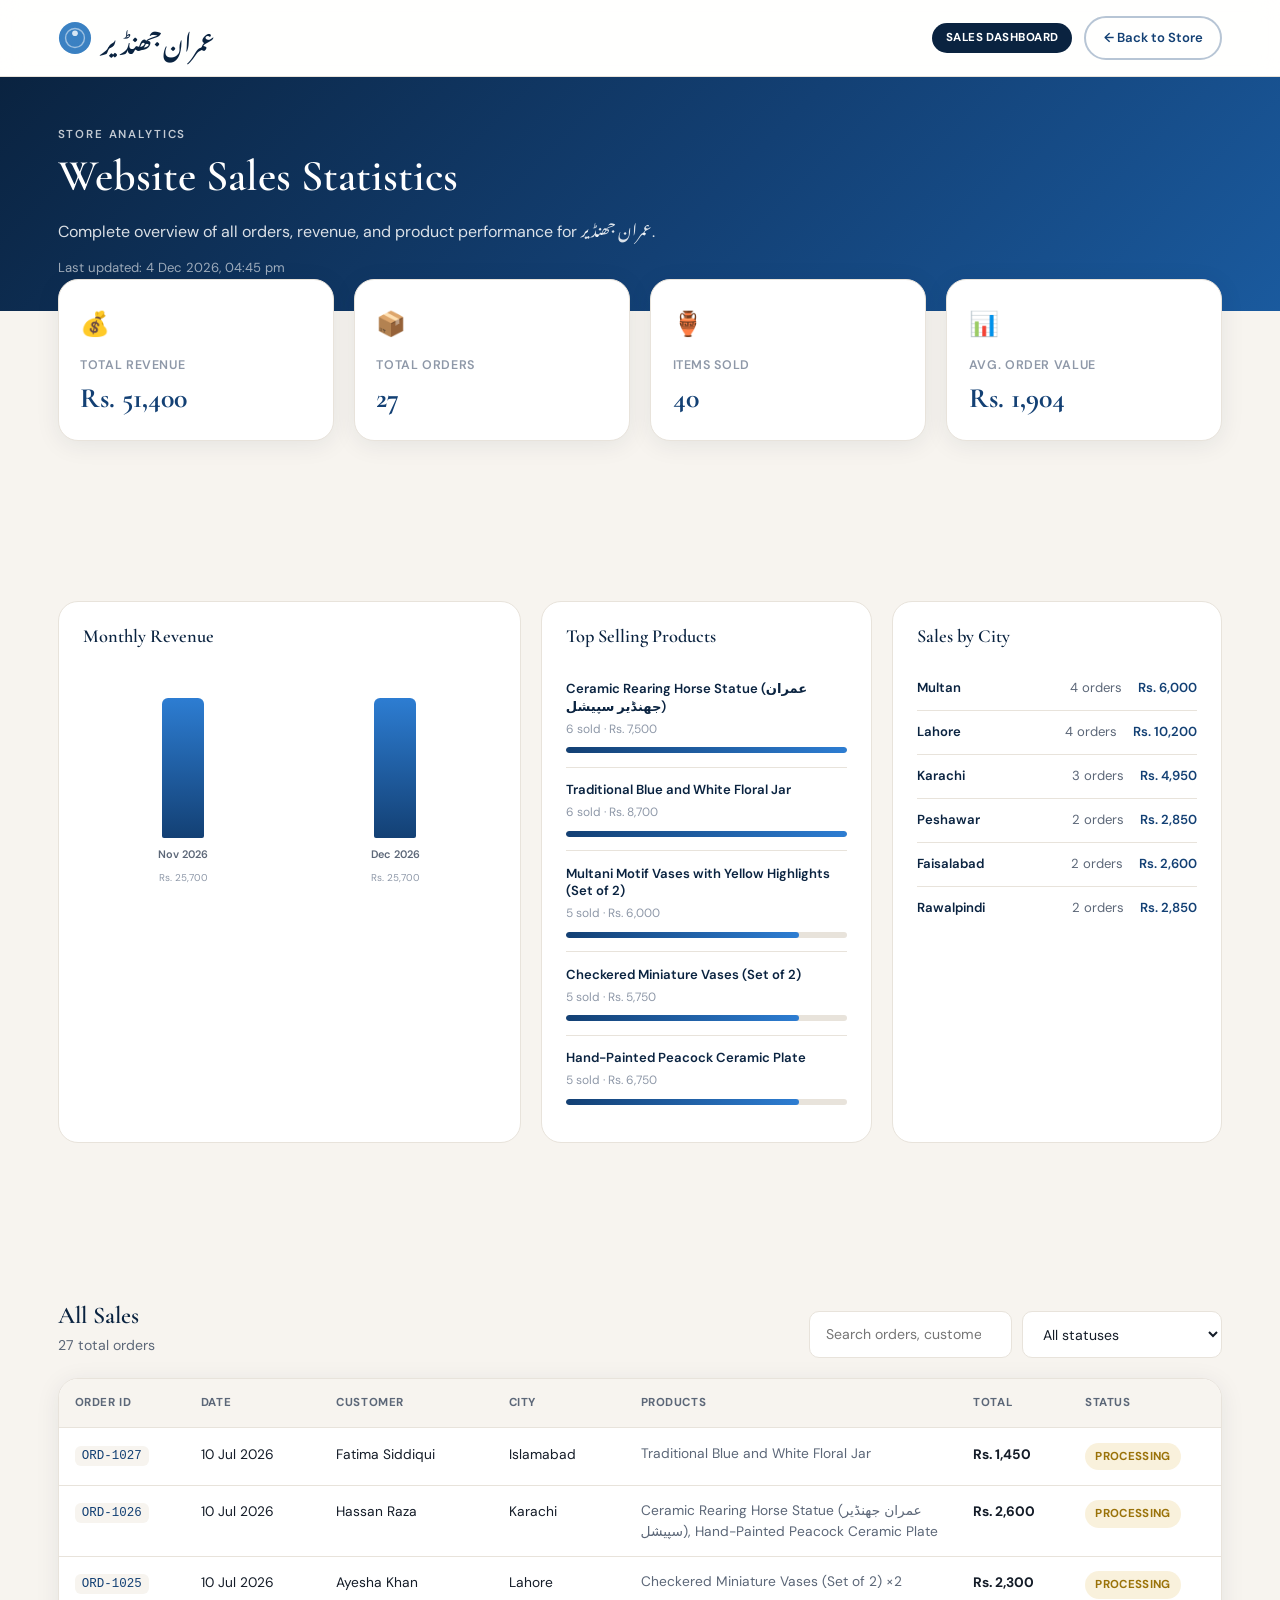
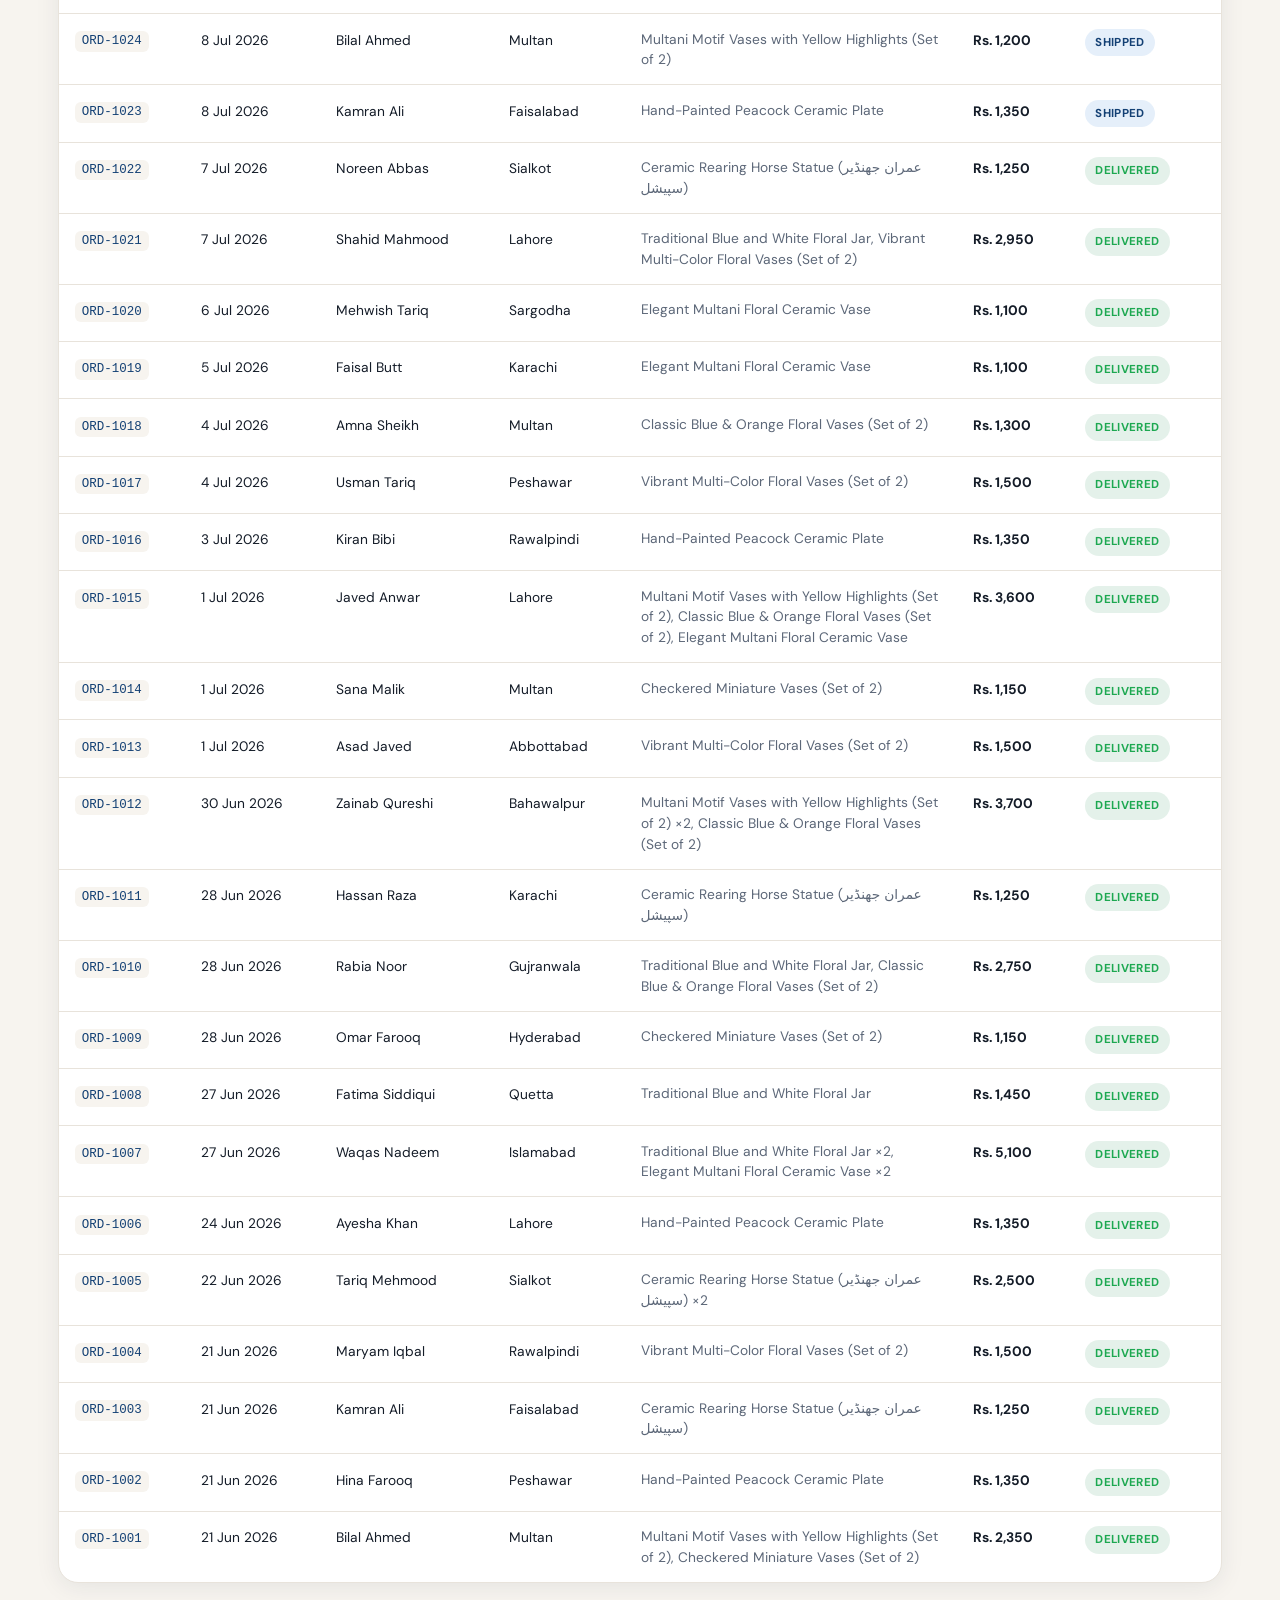
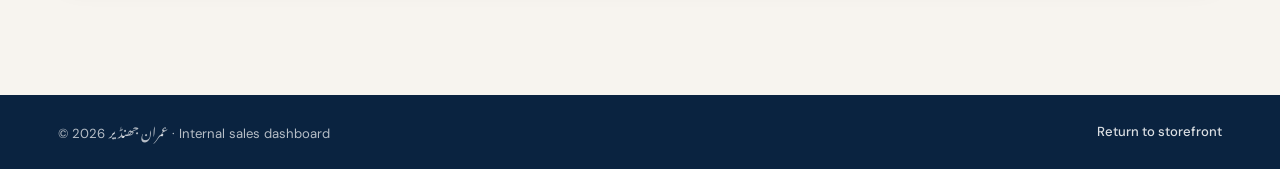
<file: statistics.html>
<!DOCTYPE html>
<html lang="en">
<head>
  <meta charset="UTF-8" />
  <meta name="viewport" content="width=device-width, initial-scale=1.0, viewport-fit=cover" />
  <meta name="theme-color" content="#0a2340" />
  <meta name="robots" content="noindex, nofollow" />
  <meta name="description" content="Sales statistics dashboard for عمران جھنڈیر blue pottery store." />
  <title>Sales Dashboard | عمران جھنڈیر</title>
  <link rel="icon" href="data:image/svg+xml,<svg xmlns='http://www.w3.org/2000/svg' viewBox='0 0 100 100'><circle cx='50' cy='50' r='48' fill='%231a4a7a'/><circle cx='50' cy='50' r='28' fill='none' stroke='%23fff' stroke-width='3'/><circle cx='50' cy='38' r='7' fill='%2360a5fa'/></svg>" />
  <link rel="preconnect" href="https://fonts.googleapis.com" />
  <link rel="preconnect" href="https://fonts.gstatic.com" crossorigin />
  <link href="https://fonts.googleapis.com/css2?family=Cormorant+Garamond:ital,wght@0,500;0,600;0,700;1,500&family=DM+Sans:wght@400;500;600;700&family=Noto+Nastaliq+Urdu:wght@400;500;600;700&display=swap" rel="stylesheet" />
  <link rel="stylesheet" href="./styles.css" />
</head>
<body class="stats-page">
  <a class="skip-link" href="#main">Skip to content</a>

  <header class="stats-header" id="top">
    <nav class="stats-nav container" aria-label="Statistics navigation">
      <a href="./index.html" class="logo">
        <svg class="logo-svg" viewBox="0 0 36 36" aria-hidden="true"><circle cx="18" cy="18" r="17" fill="url(#lg-stats)"/><circle cx="18" cy="18" r="10" fill="none" stroke="rgba(255,255,255,.5)" stroke-width="1.5"/><circle cx="18" cy="13" r="3" fill="rgba(255,255,255,.8)"/><defs><linearGradient id="lg-stats" x1="0" y1="0" x2="36" y2="36"><stop offset="0%" stop-color="#3b82c4"/><stop offset="100%" stop-color="#0f2d52"/></linearGradient></defs></svg>
        <span class="logo-text logo-text--urdu" lang="ur">عمران جھنڈیر</span>
      </a>
      <div class="stats-nav-actions">
        <span class="stats-nav-badge">Sales Dashboard</span>
        <a href="./index.html" class="btn btn-outline btn-stats-back">← Back to Store</a>
      </div>
    </nav>
  </header>

  <main id="main">
    <section class="stats-hero">
      <div class="container">
        <p class="eyebrow stats-eyebrow">Store Analytics</p>
        <h1>Website Sales Statistics</h1>
        <p class="stats-hero-lead">Complete overview of all orders, revenue, and product performance for <span lang="ur">عمران جھنڈیر</span>.</p>
        <p class="stats-updated" id="stats-updated"></p>
      </div>
    </section>

    <section class="stats-kpis section">
      <div class="container">
        <div class="stats-kpi-grid">
          <article class="stats-kpi-card">
            <span class="stats-kpi-icon">💰</span>
            <p class="stats-kpi-label">Total Revenue</p>
            <strong class="stats-kpi-value" id="kpi-revenue">—</strong>
          </article>
          <article class="stats-kpi-card">
            <span class="stats-kpi-icon">📦</span>
            <p class="stats-kpi-label">Total Orders</p>
            <strong class="stats-kpi-value" id="kpi-orders">—</strong>
          </article>
          <article class="stats-kpi-card">
            <span class="stats-kpi-icon">🏺</span>
            <p class="stats-kpi-label">Items Sold</p>
            <strong class="stats-kpi-value" id="kpi-items">—</strong>
          </article>
          <article class="stats-kpi-card">
            <span class="stats-kpi-icon">📊</span>
            <p class="stats-kpi-label">Avg. Order Value</p>
            <strong class="stats-kpi-value" id="kpi-avg">—</strong>
          </article>
        </div>
      </div>
    </section>

    <section class="stats-charts section section--cream">
      <div class="container">
        <div class="stats-charts-grid">
          <article class="stats-panel">
            <h2>Monthly Revenue</h2>
            <div class="stats-monthly-chart" id="stats-monthly-chart"></div>
          </article>
          <article class="stats-panel">
            <h2>Top Selling Products</h2>
            <div class="stats-top-products" id="stats-top-products"></div>
          </article>
          <article class="stats-panel">
            <h2>Sales by City</h2>
            <div class="stats-cities" id="stats-cities"></div>
          </article>
        </div>
      </div>
    </section>

    <section class="stats-table-section section">
      <div class="container">
        <div class="stats-table-header">
          <div>
            <h2>All Sales</h2>
            <p id="stats-order-count">Loading orders…</p>
          </div>
          <div class="stats-filters">
            <input type="search" id="stats-search" placeholder="Search orders, customers, products…" aria-label="Search sales" />
            <select id="stats-status-filter" aria-label="Filter by status">
              <option value="all">All statuses</option>
              <option value="Delivered">Delivered</option>
              <option value="Shipped">Shipped</option>
              <option value="Processing">Processing</option>
            </select>
          </div>
        </div>
        <div class="stats-table-wrap">
          <table class="stats-table">
            <thead>
              <tr>
                <th>Order ID</th>
                <th>Date</th>
                <th>Customer</th>
                <th>City</th>
                <th>Products</th>
                <th>Total</th>
                <th>Status</th>
              </tr>
            </thead>
            <tbody id="stats-sales-body"></tbody>
          </table>
        </div>
      </div>
    </section>
  </main>

  <footer class="stats-footer">
    <div class="container stats-footer-inner">
      <p>&copy; 2026 <span lang="ur">عمران جھنڈیر</span> · Internal sales dashboard</p>
      <a href="./index.html">Return to storefront</a>
    </div>
  </footer>

  <script src="./statistics.js"></script>
</body>
</html>
</file>
<file: styles.css>
/* عمران جھنڈیر — Online Store */

:root {
  --deep: #0a2340;
  --cobalt: #134074;
  --cobalt-mid: #1e5a96;
  --cobalt-bright: #2d7dd2;
  --cobalt-soft: #8bb8e8;
  --cobalt-pale: #d4e8f7;
  --cobalt-wash: #edf5fc;
  --white: #fff;
  --cream: #f7f4ef;
  --cream-dark: #e8e3db;
  --ink: #141c28;
  --ink-muted: #5c6778;
  --ink-light: #8e98a8;
  --green: #25d366;
  --green-dark: #1da851;
  --red: #dc3545;
  --gold: #c4a035;

  --font-display: "Cormorant Garamond", Georgia, serif;
  --font-body: "DM Sans", system-ui, sans-serif;
  --font-urdu: "Noto Nastaliq Urdu", "Jameel Noori Nastaleeq", serif;
  --radius: 12px;
  --radius-lg: 20px;
  --shadow: 0 4px 24px rgba(10,35,64,.08);
  --shadow-lg: 0 16px 48px rgba(10,35,64,.14);
  --ease: cubic-bezier(.4,0,.2,1);
  --header-h: 72px;
  --announce-h: 38px;
}

*, *::before, *::after { box-sizing: border-box; margin: 0; padding: 0; }
html {
  scroll-behavior: smooth;
  scroll-padding-top: calc(var(--header-h) + var(--announce-h));
  -webkit-text-size-adjust: 100%;
  text-size-adjust: 100%;
}
body {
  font-family: var(--font-body);
  font-size: 1rem;
  line-height: 1.7;
  color: var(--ink);
  background: var(--white);
  -webkit-font-smoothing: antialiased;
  overflow-x: hidden;
  padding-left: env(safe-area-inset-left);
  padding-right: env(safe-area-inset-right);
}
img { max-width: 100%; display: block; height: auto; }
a { color: inherit; text-decoration: none; }
ul { list-style: none; }
button, input, select, textarea { font: inherit; color: inherit; cursor: pointer; }
.container { width: min(1200px, 91vw); margin-inline: auto; }

.skip-link { position: absolute; top: -100px; left: 1rem; z-index: 9999; padding: .75rem 1.25rem; background: var(--cobalt); color: var(--white); border-radius: 8px; font-weight: 600; }
.skip-link:focus { top: 1rem; }

/* Announcement */
.announce-bar { background: var(--deep); color: var(--cobalt-soft); font-size: .78rem; height: var(--announce-h); display: flex; align-items: center; }
.announce-inner { display: flex; align-items: center; justify-content: center; gap: .75rem; flex-wrap: wrap; text-align: center; }
.announce-inner a { color: var(--white); font-weight: 600; text-decoration: underline; }
.announce-divider { opacity: .3; }

/* Typography */
.eyebrow { font-size: .72rem; font-weight: 600; letter-spacing: .16em; text-transform: uppercase; color: var(--cobalt-mid); margin-bottom: .75rem; }
h1, h2, h3 { font-family: var(--font-display); font-weight: 600; line-height: 1.12; color: var(--deep); }
h1 { font-size: clamp(2.4rem, 5.5vw, 3.8rem); }
h1 em { font-style: italic; color: var(--cobalt); }
h2 { font-size: clamp(1.85rem, 3.5vw, 2.6rem); margin-bottom: .75rem; }
h3 { font-size: 1.2rem; }
.section { padding: 5rem 0; }
.section--cream { background: var(--cream); }
.section-header { text-align: center; margin-bottom: 2.5rem; }

/* Buttons */
.btn { display: inline-flex; align-items: center; justify-content: center; gap: .5rem; padding: .85rem 1.75rem; border-radius: 100px; font-weight: 600; font-size: .9rem; border: 2px solid transparent; transition: all .3s var(--ease); }
.btn-primary { background: var(--cobalt); color: var(--white); border-color: var(--cobalt); }
.btn-primary:hover { background: var(--deep); border-color: var(--deep); transform: translateY(-2px); box-shadow: var(--shadow); }
.btn-outline { background: transparent; color: var(--cobalt); border-color: rgba(19,64,116,.3); }
.btn-outline:hover { background: var(--cobalt-wash); border-color: var(--cobalt); }
.btn-cart { width: 100%; padding: .7rem; background: var(--deep); color: var(--white); border: none; border-radius: 100px; font-weight: 600; font-size: .85rem; margin-top: .75rem; }
.btn-cart:hover { background: var(--cobalt); }
.btn-cart.added { background: var(--green-dark); }
.btn-wa { background: var(--green); color: var(--white); border-color: var(--green); }
.btn-wa:hover { background: var(--green-dark); border-color: var(--green-dark); transform: translateY(-2px); }
.btn-full { width: 100%; }
.btn:disabled { opacity: .6; cursor: not-allowed; transform: none !important; }

/* Header */
.site-header {
  position: sticky;
  top: 0;
  z-index: 1000;
  min-height: var(--header-h);
  background: rgba(255,255,255,.97);
  backdrop-filter: blur(16px);
  -webkit-backdrop-filter: blur(16px);
  border-bottom: 1px solid var(--cream-dark);
  transition: box-shadow .3s;
  padding-top: env(safe-area-inset-top);
}
.site-header.scrolled { box-shadow: var(--shadow); }
.nav { display: flex; align-items: center; justify-content: space-between; min-height: var(--header-h); gap: 0.75rem; }
.logo { display: flex; align-items: center; gap: .6rem; flex-shrink: 0; }
.logo-svg { width: 34px; height: 34px; }
.logo-text { font-family: var(--font-display); font-size: 1.35rem; font-weight: 700; color: var(--deep); line-height: 1.1; }
.logo-text--urdu { font-family: var(--font-urdu); font-size: 1.5rem; font-weight: 600; line-height: 1.35; }
.logo-text em { display: block; font-style: normal; font-size: .65rem; font-family: var(--font-body); font-weight: 600; letter-spacing: .14em; text-transform: uppercase; color: var(--cobalt-mid); }
[lang="ur"], .hero-tag { font-family: var(--font-urdu); }

.nav-links--desktop { display: flex; align-items: center; gap: .15rem; }
.nav-links--desktop a { padding: .5rem .9rem; font-size: .88rem; font-weight: 500; color: var(--ink-muted); border-radius: 100px; transition: all .25s; }
.nav-links--desktop a:hover, .nav-links--desktop a.active { color: var(--cobalt); background: var(--cobalt-wash); }

.nav-actions { display: flex; align-items: center; gap: .5rem; flex-shrink: 0; }
.nav-wa { width: 40px; height: 40px; display: flex; align-items: center; justify-content: center; color: var(--green); border-radius: 50%; transition: background .25s; }
.nav-wa:hover { background: rgba(37,211,102,.1); }
.nav-wa svg { width: 22px; height: 22px; }

.cart-btn { position: relative; width: 44px; height: 44px; display: flex; align-items: center; justify-content: center; background: var(--cobalt-wash); border: none; border-radius: 50%; color: var(--cobalt); transition: all .25s; cursor: pointer; -webkit-tap-highlight-color: transparent; touch-action: manipulation; }
.cart-btn:hover { background: var(--cobalt); color: var(--white); }
.cart-btn svg { width: 20px; height: 20px; }
.cart-count { position: absolute; top: -2px; right: -2px; min-width: 18px; height: 18px; padding: 0 4px; background: var(--red); color: var(--white); font-size: .65rem; font-weight: 700; border-radius: 100px; display: flex; align-items: center; justify-content: center; }

.nav-toggle { display: none; flex-direction: column; justify-content: center; gap: 5px; background: none; border: none; padding: 10px; cursor: pointer; -webkit-tap-highlight-color: transparent; touch-action: manipulation; }
.nav-toggle span { display: block; width: 22px; height: 2px; background: var(--deep); transition: all .3s; }
.nav-toggle.open span:nth-child(1) { transform: translateY(7px) rotate(45deg); }
.nav-toggle.open span:nth-child(2) { opacity: 0; }
.nav-toggle.open span:nth-child(3) { transform: translateY(-7px) rotate(-45deg); }

/* Hero */
.hero { position: relative; padding: 3rem 0 4rem; background: linear-gradient(160deg, var(--cream) 0%, var(--cobalt-wash) 100%); overflow: hidden; }
.hero-bg { position: absolute; inset: 0; opacity: .04; background-image: radial-gradient(circle at 25% 25%, var(--cobalt) 1px, transparent 1px); background-size: 40px 40px; }
.hero-grid { display: grid; grid-template-columns: 1fr 1fr; gap: 3rem; align-items: center; position: relative; }
.hero-tag { display: inline-block; padding: .4rem 1rem; background: var(--white); border: 1px solid var(--cream-dark); border-radius: 100px; font-size: .8rem; color: var(--cobalt-mid); font-weight: 500; margin-bottom: 1.25rem; }
.hero-lead { font-size: 1.05rem; color: var(--ink-muted); max-width: 480px; margin: 1rem 0 1.75rem; line-height: 1.8; }
.hero-actions { display: flex; gap: .75rem; flex-wrap: wrap; margin-bottom: 2rem; }
.hero-trust { display: flex; gap: 2rem; padding-top: 1.5rem; border-top: 1px solid var(--cream-dark); }
.hero-trust strong { display: block; font-family: var(--font-display); font-size: 1.5rem; color: var(--cobalt); }
.hero-trust span { font-size: .75rem; color: var(--ink-light); text-transform: uppercase; letter-spacing: .05em; }

.hero-visual { position: relative; }
.img-placeholder {
  display: flex;
  align-items: center;
  justify-content: center;
  border: 2px dashed var(--cobalt-pale);
  border-radius: var(--radius-lg);
  background: linear-gradient(135deg, var(--cobalt-wash) 0%, var(--cream) 100%);
  box-shadow: var(--shadow);
}
.img-placeholder span {
  font-size: .8rem;
  font-weight: 600;
  letter-spacing: .1em;
  text-transform: uppercase;
  color: var(--cobalt-soft);
}
.img-placeholder--hero { aspect-ratio: 5/6; width: 100%; }
.hero-img {
  width: 100%;
  aspect-ratio: 5/6;
  object-fit: cover;
  border-radius: var(--radius-lg);
  box-shadow: var(--shadow);
}
.hero-price-tag { position: absolute; bottom: 1.5rem; left: -1rem; background: var(--white); padding: .85rem 1.25rem; border-radius: var(--radius); box-shadow: var(--shadow-lg); text-align: center; }
.hero-price-tag span { display: block; font-size: .72rem; color: var(--ink-light); text-transform: uppercase; }
.hero-price-tag strong { font-family: var(--font-display); font-size: 1.5rem; color: var(--cobalt); }

/* Categories */
.categories { padding: 2.5rem 0; background: var(--white); border-bottom: 1px solid var(--cream-dark); }
.cat-grid { display: grid; grid-template-columns: repeat(5, 1fr); gap: 1rem; }
.cat-card { display: flex; flex-direction: column; align-items: center; text-align: center; padding: 1.5rem 1rem; background: var(--cream); border-radius: var(--radius); border: 1px solid transparent; transition: all .3s var(--ease); }
.cat-card:hover { background: var(--white); border-color: var(--cobalt-pale); box-shadow: var(--shadow); transform: translateY(-3px); }
.cat-icon { font-size: 2rem; margin-bottom: .5rem; }
.cat-card h3 { font-size: .95rem; margin-bottom: .2rem; }
.cat-card span { font-size: .75rem; color: var(--ink-light); }

/* Shop */
.shop-header { display: flex; justify-content: space-between; align-items: flex-end; gap: 1.5rem; margin-bottom: 2rem; flex-wrap: wrap; }
.shop-filters { display: flex; gap: .4rem; flex-wrap: wrap; }
.filter-btn { padding: .45rem 1rem; background: var(--cream); border: 1px solid var(--cream-dark); border-radius: 100px; font-size: .82rem; font-weight: 500; color: var(--ink-muted); transition: all .25s; }
.filter-btn:hover, .filter-btn.active { background: var(--cobalt); color: var(--white); border-color: var(--cobalt); }

.product-grid { display: grid; grid-template-columns: repeat(4, 1fr); gap: 1.25rem; }
.product-card { display: flex; flex-direction: column; background: var(--white); border-radius: var(--radius-lg); border: 1px solid var(--cream-dark); overflow: hidden; transition: all .35s var(--ease); }
.product-card:hover { transform: translateY(-5px); box-shadow: var(--shadow-lg); border-color: transparent; }
.product-card.hidden { display: none; }

.product-img { position: relative; aspect-ratio: 1; overflow: hidden; background: var(--cobalt-wash); }
.product-img img { width: 100%; height: 100%; object-fit: cover; transition: transform .5s var(--ease); }
.product-card:hover .product-img img { transform: scale(1.06); }

.product-img--placeholder {
  display: flex;
  align-items: center;
  justify-content: center;
  border: 2px dashed var(--cobalt-pale);
  background: linear-gradient(135deg, var(--cobalt-wash) 0%, var(--cream) 100%);
}
.product-img--placeholder span {
  font-size: .8rem;
  font-weight: 600;
  letter-spacing: .1em;
  text-transform: uppercase;
  color: var(--cobalt-soft);
}

.badge { position: absolute; top: 10px; left: 10px; padding: .25rem .65rem; font-size: .68rem; font-weight: 700; text-transform: uppercase; letter-spacing: .04em; border-radius: 100px; color: var(--white); }
.badge--sale { background: var(--red); }
.badge--new { background: var(--cobalt-bright); }
.badge--hot { background: var(--gold); }

.product-body { flex: 1; display: flex; flex-direction: column; padding: 1.1rem 1.2rem 1.25rem; }
.product-body .btn-cart { margin-top: auto; }
.product-cat { font-size: .7rem; font-weight: 600; text-transform: uppercase; letter-spacing: .08em; color: var(--cobalt-mid); margin-bottom: .25rem; }
.product-desc { font-size: .82rem; color: var(--ink-muted); margin: .3rem 0 .6rem; line-height: 1.55; }
.product-body h3 span[lang="ur"] { font-family: var(--font-urdu); font-size: 0.95em; font-weight: 500; }
.product-price-row { display: flex; align-items: baseline; gap: .5rem; }
.price-now { font-family: var(--font-display); font-size: 1.35rem; font-weight: 700; color: var(--cobalt); }
.price-was { font-size: .85rem; color: var(--ink-light); text-decoration: line-through; }

/* Why */
.why-grid { display: grid; grid-template-columns: repeat(4, 1fr); gap: 1.25rem; }
.why-card { padding: 1.75rem 1.5rem; background: var(--white); border-radius: var(--radius-lg); border: 1px solid var(--cream-dark); text-align: center; transition: all .3s; }
.why-card:hover { box-shadow: var(--shadow); transform: translateY(-3px); }
.why-icon { font-size: 2rem; margin-bottom: .75rem; }
.why-card p { font-size: .88rem; color: var(--ink-muted); line-height: 1.65; margin-top: .4rem; }

/* About */
.about-grid { display: grid; grid-template-columns: 1fr 1fr; gap: 4rem; align-items: center; }
.about-gallery { position: relative; }
.img-placeholder--main { width: 100%; aspect-ratio: 4/5; }
.img-placeholder--sub {
  position: absolute;
  bottom: -1.5rem;
  right: -1.5rem;
  width: 45%;
  aspect-ratio: 1;
  border: 4px solid var(--white);
}
.about-img {
  width: 100%;
  object-fit: cover;
  border-radius: var(--radius-lg);
  box-shadow: var(--shadow);
}
.about-img--main { aspect-ratio: 4/5; }
.about-img--sub {
  position: absolute;
  bottom: -1.5rem;
  right: -1.5rem;
  width: 45%;
  aspect-ratio: 1;
  border: 4px solid var(--white);
  border-radius: var(--radius);
}
.about-text p { color: var(--ink-muted); margin-bottom: 1rem; line-height: 1.8; }
.about-text em { color: var(--cobalt); font-style: italic; }
.about-list { margin: 1.5rem 0; }
.about-list li { padding: .5rem 0 .5rem 1.5rem; position: relative; font-size: .92rem; color: var(--ink-muted); }
.about-list li::before { content: "✦"; position: absolute; left: 0; color: var(--cobalt-bright); font-size: .7rem; top: .65rem; }

/* Reviews */
.stars { margin-top: .5rem; color: var(--gold); font-size: 1.1rem; }
.stars span { color: var(--ink-light); font-size: .85rem; margin-left: .5rem; }
.reviews-grid { display: grid; grid-template-columns: repeat(3, 1fr); gap: 1.25rem; }
.review-card { padding: 1.75rem; background: var(--white); border-radius: var(--radius-lg); border: 1px solid var(--cream-dark); }
.review-stars { color: var(--gold); font-size: .9rem; margin-bottom: .75rem; }
.review-card p { font-size: .92rem; color: var(--ink-muted); font-style: italic; line-height: 1.7; margin-bottom: 1rem; }
.review-card footer strong { display: block; font-size: .88rem; color: var(--deep); }
.review-card footer { font-size: .78rem; color: var(--ink-light); }
.reviews-empty {
  text-align: center;
  padding: 2.5rem 1.5rem;
  background: var(--white);
  border-radius: var(--radius-lg);
  border: 1px dashed var(--cream-dark);
  color: var(--ink-muted);
  font-size: .95rem;
}
.reviews-empty p { margin-bottom: .35rem; }
.review-form-wrap {
  margin-top: 2.5rem;
  max-width: 560px;
  margin-inline: auto;
  padding: 2rem;
  background: var(--white);
  border-radius: var(--radius-lg);
  border: 1px solid var(--cream-dark);
}
.review-form-wrap h3 { text-align: center; margin-bottom: 1.25rem; font-size: 1.3rem; }
.star-rating { display: flex; gap: .35rem; justify-content: center; margin-bottom: 1rem; }
.star-rating button {
  background: none;
  border: none;
  font-size: 1.75rem;
  color: var(--cream-dark);
  padding: 0;
  line-height: 1;
  transition: color .2s, transform .2s;
}
.star-rating button.active,
.star-rating button:hover { color: var(--gold); transform: scale(1.1); }
.reviews-summary { min-height: 1.5rem; }

/* Delivery */
.delivery-inner { display: grid; grid-template-columns: 1.2fr 1fr; gap: 3rem; align-items: start; }
.delivery-steps { margin-top: 1.5rem; }
.delivery-steps li { display: flex; align-items: flex-start; gap: 1rem; padding: .85rem 0; border-bottom: 1px solid var(--cream-dark); font-size: .92rem; color: var(--ink-muted); }
.delivery-steps li span { flex-shrink: 0; width: 28px; height: 28px; background: var(--cobalt); color: var(--white); border-radius: 50%; display: flex; align-items: center; justify-content: center; font-size: .78rem; font-weight: 700; }
.delivery-info { display: flex; flex-direction: column; gap: 1rem; }
.info-box { padding: 1.25rem; background: var(--cream); border-radius: var(--radius); border: 1px solid var(--cream-dark); }
.info-box h4 { font-family: var(--font-body); font-size: .9rem; margin-bottom: .35rem; color: var(--deep); }
.info-box p { font-size: .85rem; color: var(--ink-muted); }

/* Contact */
.contact-grid { display: grid; grid-template-columns: 1fr 1.1fr; gap: 3rem; align-items: start; }
.contact-info > p { color: var(--ink-muted); margin-bottom: 1.5rem; }
.contact-list li { display: flex; gap: 1rem; padding: .85rem 0; border-bottom: 1px solid var(--cream-dark); }
.contact-list svg { width: 22px; height: 22px; color: var(--cobalt); flex-shrink: 0; margin-top: 2px; }
.contact-list strong { display: block; font-size: .82rem; color: var(--deep); }
.contact-list span { font-size: .88rem; color: var(--ink-muted); }

.contact-form { background: var(--cream); padding: 2rem; border-radius: var(--radius-lg); border: 1px solid var(--cream-dark); }
.contact-form h3 { margin-bottom: 1.25rem; font-size: 1.3rem; }
.form-row { display: grid; grid-template-columns: 1fr 1fr; gap: 1rem; }
.form-group { margin-bottom: 1rem; }
.form-group label { display: block; font-size: .8rem; font-weight: 600; color: var(--ink-muted); margin-bottom: .35rem; }
.form-group input, .form-group select, .form-group textarea { width: 100%; padding: .75rem 1rem; border: 1.5px solid var(--cream-dark); border-radius: 10px; background: var(--white); transition: all .25s; }
.form-group input:focus, .form-group select:focus, .form-group textarea:focus { outline: none; border-color: var(--cobalt-bright); box-shadow: 0 0 0 3px rgba(45,125,210,.12); }
.form-group input.error { border-color: var(--red); }
.form-feedback { text-align: center; margin-top: .75rem; font-size: .85rem; color: var(--green-dark); font-weight: 500; min-height: 1.2rem; }

/* Footer */
.footer { background: var(--deep); color: rgba(255,255,255,.65); padding-top: 3.5rem; }
.footer .logo-text { color: var(--white); }
.footer .logo-text em { color: var(--cobalt-soft); }
.footer-grid { display: grid; grid-template-columns: 2fr 1fr 1fr 1fr; gap: 2rem; padding-bottom: 2.5rem; }
.footer-brand p { font-size: .88rem; line-height: 1.65; max-width: 260px; margin-top: .75rem; }
.footer-col h4 { color: var(--white); font-family: var(--font-body); font-size: .75rem; font-weight: 600; text-transform: uppercase; letter-spacing: .1em; margin-bottom: .85rem; }
.footer-col a { display: block; padding: .25rem 0; font-size: .85rem; transition: color .25s; }
.footer-col a:hover { color: var(--white); }
.footer-bottom { display: flex; justify-content: space-between; padding-block: 1.25rem; border-top: 1px solid rgba(255,255,255,.08); font-size: .78rem; opacity: .55; }

/* Mobile menu — hidden on desktop */
.mobile-menu {
  display: none;
  position: fixed;
  inset: 0;
  z-index: 20000;
  pointer-events: none;
  visibility: hidden;
}
.mobile-menu.open {
  pointer-events: auto;
  visibility: visible;
}
.mobile-menu-backdrop {
  position: absolute;
  inset: 0;
  background: rgba(10, 35, 64, 0.45);
  opacity: 0;
  transition: opacity 0.3s ease;
}
.mobile-menu.open .mobile-menu-backdrop { opacity: 1; }
.mobile-menu-panel {
  position: absolute;
  top: 0;
  right: 0;
  width: min(300px, 88vw);
  height: 100%;
  height: 100dvh;
  background: var(--white);
  padding: calc(env(safe-area-inset-top) + 1rem) 1.25rem calc(env(safe-area-inset-bottom) + 1.25rem);
  display: flex;
  flex-direction: column;
  gap: 0.25rem;
  transform: translateX(100%);
  transition: transform 0.35s var(--ease);
  box-shadow: -8px 0 40px rgba(10,35,64,.15);
  overflow-y: auto;
  -webkit-overflow-scrolling: touch;
}
.mobile-menu.open .mobile-menu-panel { transform: translateX(0); }
.mobile-menu-top {
  display: flex;
  justify-content: space-between;
  align-items: center;
  margin-bottom: 1rem;
  padding-bottom: 0.75rem;
  border-bottom: 1px solid var(--cream-dark);
}
.mobile-menu-title {
  font-family: var(--font-display);
  font-size: 1.35rem;
  font-weight: 600;
  color: var(--deep);
}
.mobile-menu-close {
  width: 44px;
  height: 44px;
  border: none;
  background: var(--cream);
  border-radius: 50%;
  font-size: 1.5rem;
  line-height: 1;
  color: var(--ink-muted);
  cursor: pointer;
}
.mobile-menu-link {
  display: block;
  padding: 1rem 0.5rem;
  font-size: 1.05rem;
  font-weight: 500;
  color: var(--ink);
  border-bottom: 1px solid var(--cream-dark);
  min-height: 48px;
}
.mobile-menu-link:active { color: var(--cobalt); }
.mobile-menu-wa {
  display: flex;
  align-items: center;
  justify-content: center;
  margin-top: 1rem;
  padding: 0.9rem 1rem;
  background: var(--green);
  color: var(--white);
  border-radius: 100px;
  font-weight: 600;
  font-size: 0.95rem;
}

body.menu-open,
body.cart-open {
  overflow: hidden;
  position: fixed;
  width: 100%;
}

/* Cart Drawer */
.cart-overlay { position: fixed; inset: 0; background: rgba(10,35,64,.5); z-index: 19998; opacity: 0; pointer-events: none; transition: opacity .3s; }
.cart-overlay.open { opacity: 1; pointer-events: auto; }

.cart-drawer {
  position: fixed;
  top: 0;
  right: 0;
  width: min(400px, 100vw);
  height: 100%;
  height: 100dvh;
  background: var(--white);
  z-index: 19999;
  display: flex;
  flex-direction: column;
  transform: translateX(100%);
  transition: transform .35s var(--ease);
  box-shadow: -8px 0 40px rgba(10,35,64,.15);
  padding-top: env(safe-area-inset-top);
}
.cart-drawer.open { transform: translateX(0); }

.cart-header { display: flex; justify-content: space-between; align-items: center; padding: 1.25rem 1.5rem; border-bottom: 1px solid var(--cream-dark); }
.cart-header h3 { font-size: 1.2rem; }
.cart-close { background: none; border: none; font-size: 1.75rem; color: var(--ink-muted); line-height: 1; padding: .25rem; }
.cart-close:hover { color: var(--deep); }

.cart-items { flex: 1; overflow-y: auto; padding: 1rem 1.5rem; }
.cart-empty { text-align: center; color: var(--ink-light); padding: 3rem 1rem; font-size: .9rem; }

.cart-item { display: flex; gap: .85rem; padding: 1rem 0; border-bottom: 1px solid var(--cream-dark); }
.cart-item-img { width: 64px; height: 64px; border-radius: 8px; object-fit: cover; background: var(--cobalt-wash); flex-shrink: 0; }
.cart-item-img--placeholder { border: 1px dashed var(--cobalt-pale); }
.cart-item-info { flex: 1; min-width: 0; }
.cart-item-info h4 { font-family: var(--font-body); font-size: .88rem; font-weight: 600; color: var(--deep); margin-bottom: .15rem; }
.cart-item-info .cart-item-price { font-size: .85rem; color: var(--cobalt); font-weight: 600; }
.cart-item-qty { display: flex; align-items: center; gap: .5rem; margin-top: .4rem; }
.cart-item-qty button { width: 26px; height: 26px; border: 1px solid var(--cream-dark); background: var(--cream); border-radius: 6px; font-size: .9rem; display: flex; align-items: center; justify-content: center; }
.cart-item-qty button:hover { background: var(--cobalt-wash); }
.cart-item-qty span { font-size: .85rem; font-weight: 600; min-width: 20px; text-align: center; }
.cart-item-remove { background: none; border: none; color: var(--ink-light); font-size: .75rem; margin-top: .25rem; padding: 0; }
.cart-item-remove:hover { color: var(--red); }

.cart-footer { padding: 1.25rem 1.5rem; border-top: 1px solid var(--cream-dark); display: flex; flex-direction: column; gap: .65rem; }
.cart-total { display: flex; justify-content: space-between; align-items: center; margin-bottom: .25rem; }
.cart-total span { font-size: .9rem; color: var(--ink-muted); }
.cart-total strong { font-family: var(--font-display); font-size: 1.5rem; color: var(--cobalt); }

/* WhatsApp float */
.wa-float { position: fixed; bottom: 1.5rem; right: 1.5rem; z-index: 1500; width: 56px; height: 56px; background: var(--green); color: var(--white); border-radius: 50%; display: flex; align-items: center; justify-content: center; box-shadow: 0 4px 20px rgba(37,211,102,.45); transition: all .3s; }
.wa-float:hover { transform: scale(1.08); background: var(--green-dark); }
.wa-float svg { width: 28px; height: 28px; }

/* Toast */
.toast { position: fixed; bottom: 5.5rem; right: 1.5rem; z-index: 3000; padding: .85rem 1.25rem; background: var(--deep); color: var(--white); border-radius: var(--radius); box-shadow: var(--shadow-lg); font-size: .88rem; font-weight: 500; transform: translateY(120%); opacity: 0; transition: all .4s var(--ease); max-width: 300px; }
.toast.show { transform: translateY(0); opacity: 1; }

/* Content always visible — no hide-on-load animations */
.reveal { opacity: 1; transform: none; }

/* ── Tablet ── */
@media (max-width: 1024px) {
  .product-grid, .why-grid { grid-template-columns: repeat(2, 1fr); }
  .cat-grid { grid-template-columns: repeat(3, 1fr); }
  .hero-grid, .about-grid, .delivery-inner, .contact-grid { grid-template-columns: 1fr; }
  .hero-visual { order: -1; }
  .reviews-grid { grid-template-columns: 1fr; }
  .footer-grid { grid-template-columns: 1fr 1fr; }
  .section { padding: 3.5rem 0; }
}

/* ── Mobile ── */
@media (max-width: 768px) {
  :root {
    --header-h: 60px;
    --announce-h: 52px;
  }

  .container { width: min(1200px, 92vw); }
  .section { padding: 2.75rem 0; }

  /* Announcement */
  .announce-bar { height: auto; min-height: var(--announce-h); padding: 0.45rem 0; }
  .announce-inner {
    flex-direction: column;
    gap: 0.15rem;
    font-size: 0.7rem;
    line-height: 1.35;
    padding: 0 0.5rem;
  }
  .announce-divider { display: none; }

  /* Hide desktop nav, show hamburger + mobile menu */
  .mobile-menu { display: block; }
  .nav-links--desktop { display: none !important; }
  .nav-toggle { display: flex; }
  .nav-actions { gap: 0.25rem; }
  .logo-text { font-size: 1.1rem; }
  .logo-text--urdu { font-size: 1.25rem; }
  .logo-svg { width: 28px; height: 28px; }
  .logo-text em { font-size: 0.58rem; }

  /* Touch-friendly tap targets */
  .btn { min-height: 48px; padding: 0.75rem 1.5rem; -webkit-tap-highlight-color: transparent; touch-action: manipulation; }
  .cart-btn, .nav-wa, .nav-toggle { min-width: 44px; min-height: 44px; }
  .filter-btn { min-height: 40px; padding: 0.5rem 1rem; flex-shrink: 0; }
  .btn-cart { min-height: 44px; }

  /* Hero */
  .hero { padding: 1.75rem 0 2rem; }
  .hero-grid { gap: 1.25rem; }
  .hero-tag { font-size: 0.72rem; padding: 0.35rem 0.75rem; }
  .hero-lead { font-size: 0.95rem; max-width: none; margin: 0.75rem 0 1.25rem; }
  .hero-actions { flex-direction: column; gap: 0.6rem; }
  .hero-actions .btn { width: 100%; }
  .hero-trust { gap: 0.75rem; flex-wrap: wrap; justify-content: space-between; }
  .hero-trust > div { flex: 1 1 28%; min-width: 75px; text-align: center; }
  .hero-trust strong { font-size: 1.15rem; }
  .hero-trust span { font-size: 0.65rem; }
  .hero-price-tag { left: auto; right: 0.5rem; bottom: 0.5rem; padding: 0.55rem 0.85rem; }
  .hero-price-tag strong { font-size: 1.25rem; }
  .hero-img { aspect-ratio: 16/10; max-height: 220px; }
  .img-placeholder--hero { aspect-ratio: 16/10; max-height: 220px; }

  /* Categories — horizontal scroll */
  .categories { padding: 1.25rem 0; overflow: hidden; }
  .categories .container { width: 100%; padding-inline: 4vw; }
  .cat-grid {
    display: flex;
    overflow-x: auto;
    -webkit-overflow-scrolling: touch;
    scroll-snap-type: x mandatory;
    gap: 0.65rem;
    padding-bottom: 0.35rem;
    scrollbar-width: none;
  }
  .cat-grid::-webkit-scrollbar { display: none; }
  .cat-card { flex: 0 0 120px; scroll-snap-align: start; padding: 1rem 0.65rem; }
  .cat-icon { font-size: 1.5rem; }
  .cat-card h3 { font-size: 0.8rem; }
  .cat-card span { font-size: 0.68rem; }

  /* Shop */
  .shop-header { flex-direction: column; align-items: stretch; gap: 0.85rem; margin-bottom: 1.25rem; }
  .shop-filters {
    display: flex;
    flex-wrap: nowrap;
    overflow-x: auto;
    -webkit-overflow-scrolling: touch;
    gap: 0.45rem;
    padding-bottom: 0.25rem;
    scrollbar-width: none;
  }
  .shop-filters::-webkit-scrollbar { display: none; }
  .product-grid { grid-template-columns: repeat(2, 1fr); gap: 0.65rem; }
  .product-body { padding: 0.75rem 0.65rem 0.85rem; }
  .product-body h3 { font-size: 0.88rem; line-height: 1.25; }
  .product-cat { font-size: 0.65rem; }
  .price-now { font-size: 1.05rem; }
  .btn-cart { font-size: 0.78rem; padding: 0.6rem; margin-top: 0.5rem; }

  /* Why / About / Reviews */
  .why-grid { grid-template-columns: 1fr; gap: 0.85rem; }
  .why-card { padding: 1.15rem; }
  .about-grid { gap: 1.5rem; }
  .about-gallery { margin-bottom: 0.5rem; }
  .img-placeholder--main { aspect-ratio: 16/10; }
  .about-img--main { aspect-ratio: 16/10; }
  .img-placeholder--sub { position: relative; right: auto; bottom: auto; width: 50%; margin: -1rem auto 0; border-width: 3px; }
  .about-img--sub { position: relative; right: auto; bottom: auto; width: 50%; margin: -1rem auto 0; border-width: 3px; }
  .delivery-inner, .contact-grid { gap: 1.5rem; }
  .review-card { padding: 1.25rem; }

  /* Forms */
  .form-group input, .form-group select, .form-group textarea { font-size: 16px; padding: 0.85rem 1rem; }
  .form-row { grid-template-columns: 1fr; }
  .contact-form { padding: 1.15rem; }

  /* Footer */
  .footer { padding-top: 2.5rem; }
  .footer-grid { grid-template-columns: 1fr; gap: 1.25rem; }
  .footer-bottom { flex-direction: column; gap: 0.25rem; text-align: center; padding-bottom: calc(1rem + env(safe-area-inset-bottom)); }

  /* Cart full width */
  .cart-drawer { width: 100%; max-width: 100%; }
  .cart-footer { padding-bottom: calc(1rem + env(safe-area-inset-bottom)); }
  .cart-item-qty button { min-width: 36px; min-height: 36px; }

  /* WhatsApp + toast */
  .wa-float { bottom: calc(0.85rem + env(safe-area-inset-bottom)); right: calc(0.85rem + env(safe-area-inset-right)); width: 50px; height: 50px; }
  .wa-float svg { width: 24px; height: 24px; }
  .toast { left: 0.85rem; right: 0.85rem; bottom: calc(4.5rem + env(safe-area-inset-bottom)); max-width: none; text-align: center; }

  .product-card:hover, .why-card:hover, .cat-card:hover { transform: none; box-shadow: none; }
}

/* ── Small phones ── */
@media (max-width: 380px) {
  .hero-trust > div { flex: 1 1 45%; }
  .product-grid { grid-template-columns: 1fr; }
  .cat-card { flex: 0 0 120px; }
  h1 { font-size: 2rem; }
}

/* ══════════════════════════════════════
   Statistics / Sales Dashboard Page
   ══════════════════════════════════════ */
.stats-page {
  background: var(--cream);
  color: var(--ink);
}

.stats-header {
  position: sticky;
  top: 0;
  z-index: 100;
  background: rgba(255, 255, 255, .92);
  backdrop-filter: blur(12px);
  border-bottom: 1px solid var(--cream-dark);
  transition: box-shadow .3s var(--ease);
}

.stats-header.scrolled { box-shadow: var(--shadow); }

.stats-nav {
  display: flex;
  align-items: center;
  justify-content: space-between;
  gap: 1rem;
  padding-block: 1rem;
}

.stats-nav-actions {
  display: flex;
  align-items: center;
  gap: .75rem;
  flex-wrap: wrap;
}

.stats-nav-badge {
  display: inline-flex;
  align-items: center;
  padding: .35rem .85rem;
  background: var(--deep);
  color: var(--white);
  border-radius: 100px;
  font-size: .72rem;
  font-weight: 700;
  letter-spacing: .04em;
  text-transform: uppercase;
}

.btn-stats-back {
  padding: .55rem 1.1rem;
  font-size: .82rem;
  white-space: nowrap;
}

.stats-hero {
  padding: 3rem 0 2rem;
  background: linear-gradient(135deg, var(--deep) 0%, var(--cobalt) 55%, #1a5a9e 100%);
  color: var(--white);
}

.stats-eyebrow {
  color: rgba(255, 255, 255, .75);
  margin-bottom: .5rem;
}

.stats-hero h1 {
  font-size: clamp(2rem, 4vw, 2.75rem);
  margin-bottom: .75rem;
  color: var(--white);
}

.stats-hero-lead {
  max-width: 640px;
  font-size: 1rem;
  line-height: 1.7;
  color: rgba(255, 255, 255, .85);
  margin-bottom: .75rem;
}

.stats-updated {
  font-size: .82rem;
  color: rgba(255, 255, 255, .6);
}

.stats-kpi-grid {
  display: grid;
  grid-template-columns: repeat(4, 1fr);
  gap: 1.25rem;
  margin-top: -2rem;
  position: relative;
  z-index: 2;
}

.stats-kpi-card {
  padding: 1.5rem 1.35rem;
  background: var(--white);
  border-radius: var(--radius-lg);
  border: 1px solid var(--cream-dark);
  box-shadow: var(--shadow);
}

.stats-kpi-icon {
  display: block;
  font-size: 1.5rem;
  margin-bottom: .65rem;
}

.stats-kpi-label {
  font-size: .78rem;
  font-weight: 600;
  text-transform: uppercase;
  letter-spacing: .05em;
  color: var(--ink-light);
  margin-bottom: .35rem;
}

.stats-kpi-value {
  display: block;
  font-family: var(--font-display);
  font-size: clamp(1.35rem, 2.5vw, 1.75rem);
  color: var(--cobalt);
  line-height: 1.2;
}

.stats-kpis { padding-top: 0; }

.stats-charts-grid {
  display: grid;
  grid-template-columns: 1.4fr 1fr 1fr;
  gap: 1.25rem;
}

.stats-panel {
  padding: 1.5rem;
  background: var(--white);
  border-radius: var(--radius-lg);
  border: 1px solid var(--cream-dark);
}

.stats-panel h2 {
  font-size: 1.15rem;
  margin-bottom: 1.25rem;
  color: var(--deep);
}

.stats-monthly-chart {
  display: flex;
  align-items: flex-end;
  gap: .65rem;
  min-height: 220px;
  padding-top: .5rem;
}

.stats-bar-col {
  flex: 1;
  display: flex;
  flex-direction: column;
  align-items: center;
  gap: .4rem;
  min-width: 0;
}

.stats-bar-wrap {
  width: 100%;
  height: 140px;
  display: flex;
  align-items: flex-end;
  justify-content: center;
}

.stats-bar {
  width: 100%;
  max-width: 42px;
  min-height: 4px;
  background: linear-gradient(180deg, var(--cobalt-bright), var(--cobalt));
  border-radius: 6px 6px 2px 2px;
  transition: height .4s var(--ease);
}

.stats-bar-label {
  font-size: .68rem;
  font-weight: 600;
  color: var(--ink-muted);
  text-align: center;
}

.stats-bar-value {
  font-size: .62rem;
  color: var(--ink-light);
  text-align: center;
  white-space: nowrap;
}

.stats-product-row {
  padding: .85rem 0;
  border-bottom: 1px solid var(--cream-dark);
}

.stats-product-row:last-child { border-bottom: none; }

.stats-product-meta {
  display: flex;
  flex-direction: column;
  gap: .2rem;
  margin-bottom: .5rem;
}

.stats-product-meta strong {
  font-size: .82rem;
  font-weight: 600;
  color: var(--deep);
  line-height: 1.35;
}

.stats-product-meta span {
  font-size: .75rem;
  color: var(--ink-light);
}

.stats-progress {
  height: 6px;
  background: var(--cream-dark);
  border-radius: 100px;
  overflow: hidden;
}

.stats-progress-fill {
  height: 100%;
  background: linear-gradient(90deg, var(--cobalt), var(--cobalt-bright));
  border-radius: 100px;
}

.stats-city-row {
  display: grid;
  grid-template-columns: 1fr auto auto;
  gap: .5rem 1rem;
  align-items: center;
  padding: .65rem 0;
  border-bottom: 1px solid var(--cream-dark);
  font-size: .82rem;
}

.stats-city-row:last-child { border-bottom: none; }

.stats-city-name { font-weight: 600; color: var(--deep); }

.stats-city-orders { color: var(--ink-muted); white-space: nowrap; }

.stats-city-revenue {
  font-weight: 600;
  color: var(--cobalt);
  white-space: nowrap;
}

.stats-table-header {
  display: flex;
  align-items: flex-end;
  justify-content: space-between;
  gap: 1.5rem;
  flex-wrap: wrap;
  margin-bottom: 1.25rem;
}

.stats-table-header h2 {
  font-size: 1.5rem;
  margin-bottom: .25rem;
}

.stats-table-header p {
  font-size: .88rem;
  color: var(--ink-muted);
}

.stats-filters {
  display: flex;
  gap: .65rem;
  flex-wrap: wrap;
}

.stats-filters input,
.stats-filters select {
  padding: .65rem 1rem;
  border: 1.5px solid var(--cream-dark);
  border-radius: 10px;
  background: var(--white);
  font-size: .88rem;
  min-width: 200px;
}

.stats-filters input:focus,
.stats-filters select:focus {
  outline: none;
  border-color: var(--cobalt-bright);
  box-shadow: 0 0 0 3px rgba(45, 125, 210, .12);
}

.stats-table-wrap {
  overflow-x: auto;
  background: var(--white);
  border-radius: var(--radius-lg);
  border: 1px solid var(--cream-dark);
  box-shadow: var(--shadow);
}

.stats-table {
  width: 100%;
  border-collapse: collapse;
  font-size: .86rem;
}

.stats-table th,
.stats-table td {
  padding: .9rem 1rem;
  text-align: left;
  border-bottom: 1px solid var(--cream-dark);
  vertical-align: top;
}

.stats-table th {
  background: var(--cream);
  font-size: .72rem;
  font-weight: 700;
  text-transform: uppercase;
  letter-spacing: .05em;
  color: var(--ink-muted);
  white-space: nowrap;
}

.stats-table tbody tr:hover { background: var(--cobalt-wash); }

.stats-table tbody tr:last-child td { border-bottom: none; }

.stats-table code {
  font-family: ui-monospace, "Cascadia Code", monospace;
  font-size: .78rem;
  padding: .2rem .45rem;
  background: var(--cream);
  border-radius: 6px;
  color: var(--cobalt);
}

.stats-table-items {
  max-width: 280px;
  color: var(--ink-muted);
  line-height: 1.5;
}

.stats-badge {
  display: inline-block;
  padding: .25rem .65rem;
  border-radius: 100px;
  font-size: .72rem;
  font-weight: 700;
  text-transform: uppercase;
  letter-spacing: .03em;
}

.stats-badge--delivered {
  background: rgba(34, 139, 87, .12);
  color: var(--green-dark);
}

.stats-badge--shipped {
  background: rgba(45, 125, 210, .12);
  color: var(--cobalt);
}

.stats-badge--processing {
  background: rgba(212, 160, 23, .15);
  color: #9a7209;
}

.stats-footer {
  padding: 1.5rem 0;
  background: var(--deep);
  color: rgba(255, 255, 255, .7);
  margin-top: 2rem;
}

.stats-footer-inner {
  display: flex;
  align-items: center;
  justify-content: space-between;
  gap: 1rem;
  flex-wrap: wrap;
  font-size: .82rem;
}

.stats-footer a {
  color: rgba(255, 255, 255, .85);
  font-weight: 500;
}

.stats-footer a:hover { color: var(--white); }

@media (max-width: 1024px) {
  .stats-kpi-grid { grid-template-columns: repeat(2, 1fr); }
  .stats-charts-grid { grid-template-columns: 1fr; }
}

@media (max-width: 640px) {
  .stats-nav { flex-wrap: wrap; }
  .stats-nav-actions { width: 100%; justify-content: space-between; }
  .stats-kpi-grid { grid-template-columns: 1fr; margin-top: -1rem; }
  .stats-kpi-card { padding: 1.15rem; }
  .stats-monthly-chart { overflow-x: auto; padding-bottom: .5rem; }
  .stats-bar-col { min-width: 52px; }
  .stats-filters { width: 100%; }
  .stats-filters input,
  .stats-filters select { flex: 1; min-width: 0; width: 100%; }
  .stats-table th,
  .stats-table td { padding: .7rem .65rem; font-size: .78rem; }
  .stats-footer-inner { flex-direction: column; text-align: center; }
}
</file>
